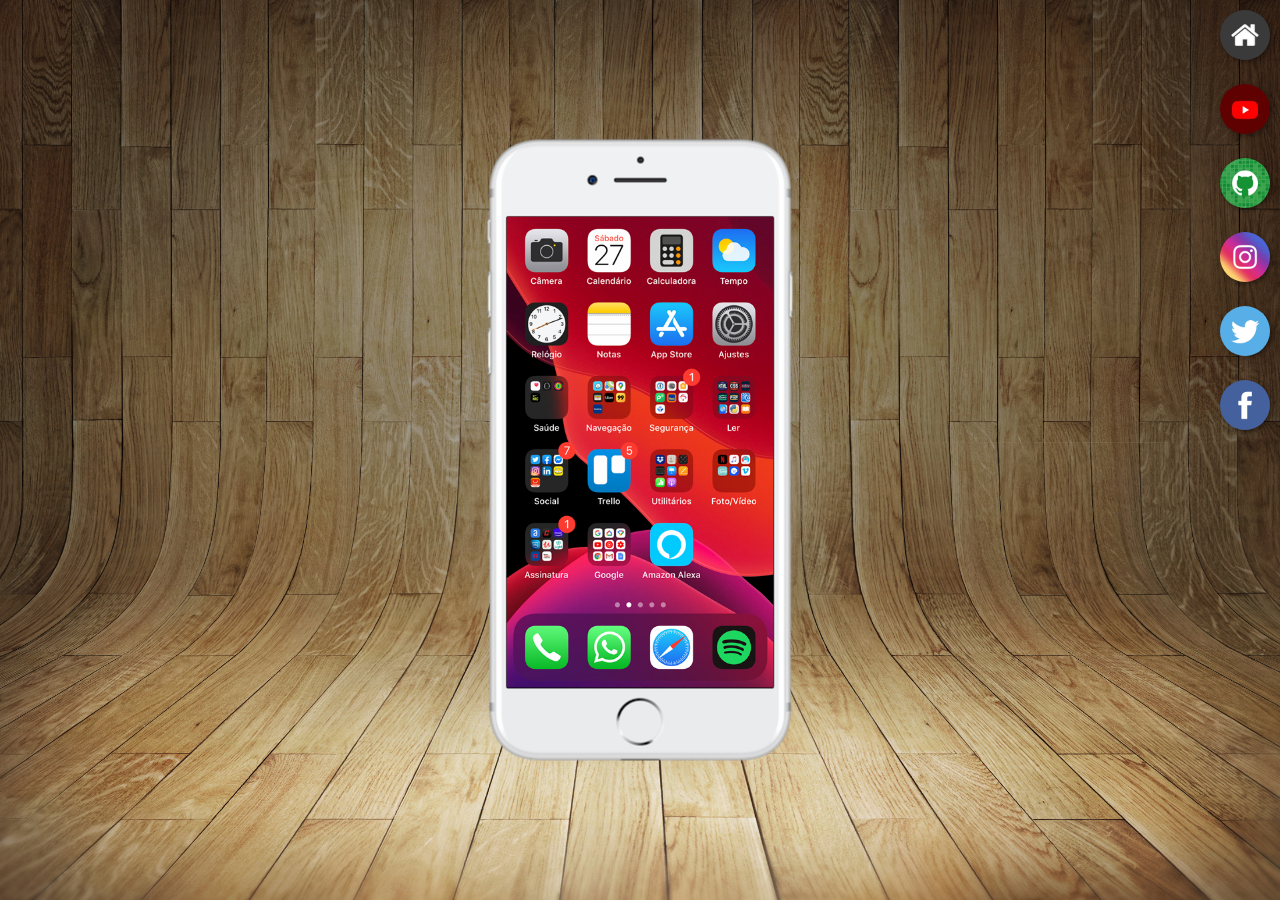
<file: index.html>
<!DOCTYPE html>
<html lang="pt-br">
<head>
    <meta charset="UTF-8">
    <meta name="viewport" content="width=device-width, initial-scale=1.0">
    <link rel="stylesheet" href="estilos/style.css">
    <link rel="shortcut icon" href="favicon.ico" type="image/x-icon">
    <title>Projetos Redes Sociais</title>
</head>
<body>
    <main>
        <section id="telefone">
            <iframe src="home.html" name="tela1" id="tela" frameborder="0">
                Seu navegador não é compatível com isso.
            </iframe>
        </section>

        <section id="redes-sociais">
            <a href="home.html" target="tela1"><img src="imagens/logo-home.jpg" alt="home" scrolling="no"></a><br>
            <a href="youtube.html" target="tela1"><img src="imagens/logo-youtube.jpg" alt="youtube"></a><br>
            <a href="github.html" target="tela1"><img src="imagens/logo-github.jpg" alt="github"></a><br>
            <a href="instagram.html" target="tela1"><img src="imagens/logo-instagram.jpg" alt="instagram"></a><br>
            <a href="twitter.html" target="tela1"><img src="imagens/logo-twitter.jpg" alt="twitter"></a><br>
            <a href="facebook.html" target="tela1"><img src="imagens/logo-facebook.jpg" alt="facebook"></a>
        </section>
    </main>
</body>
</html>
</file>
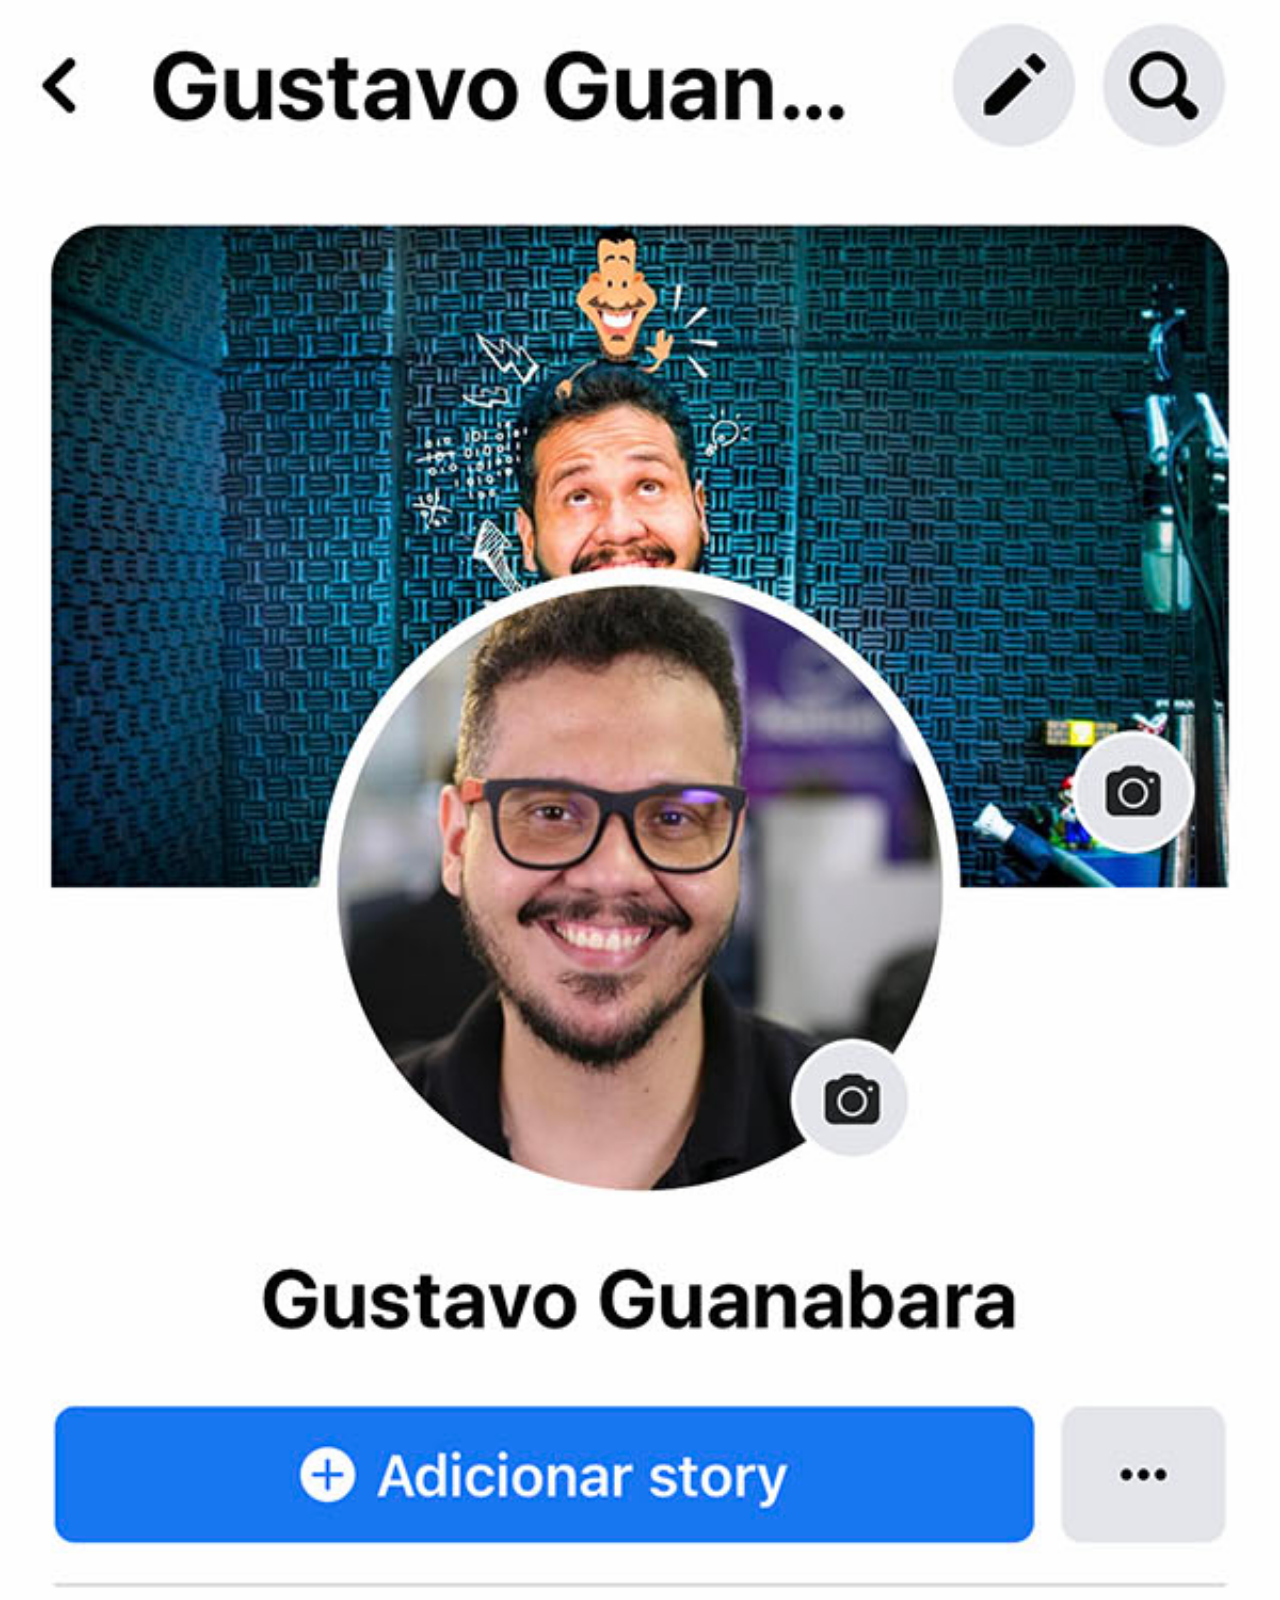
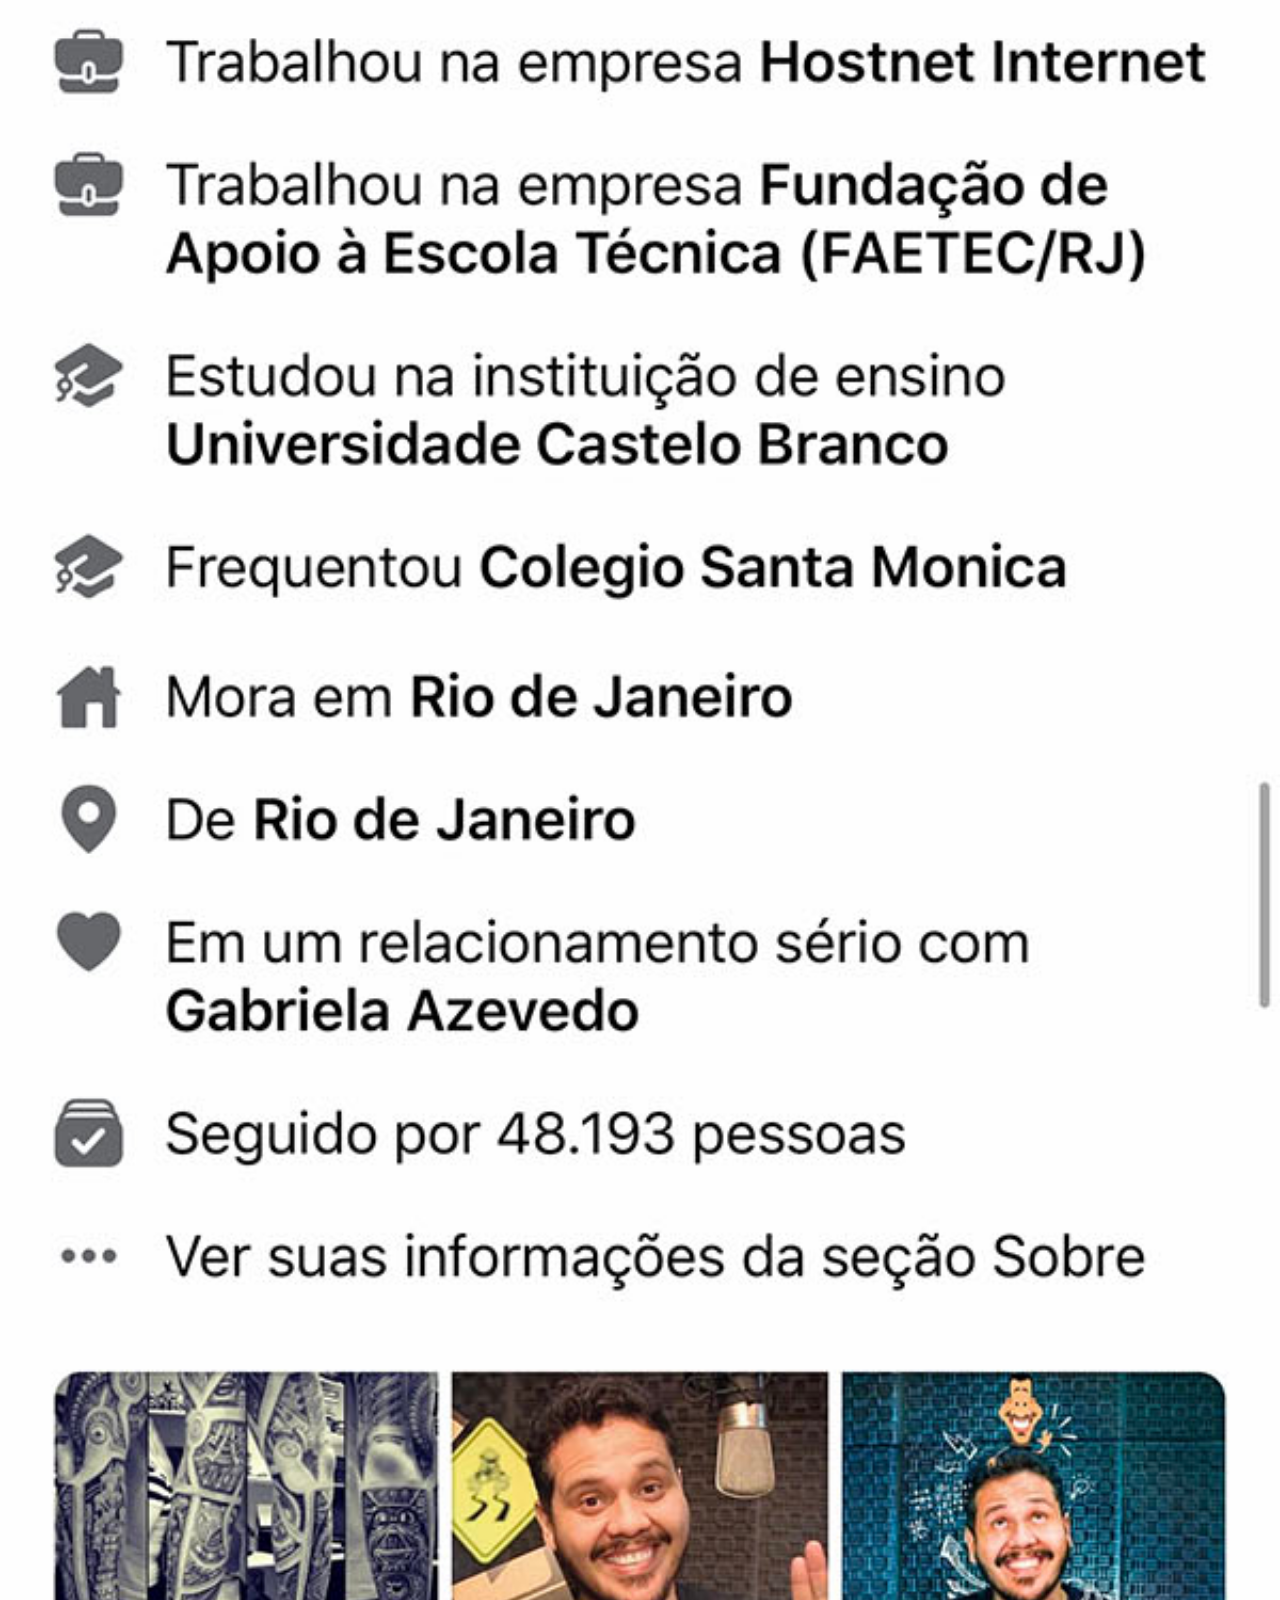
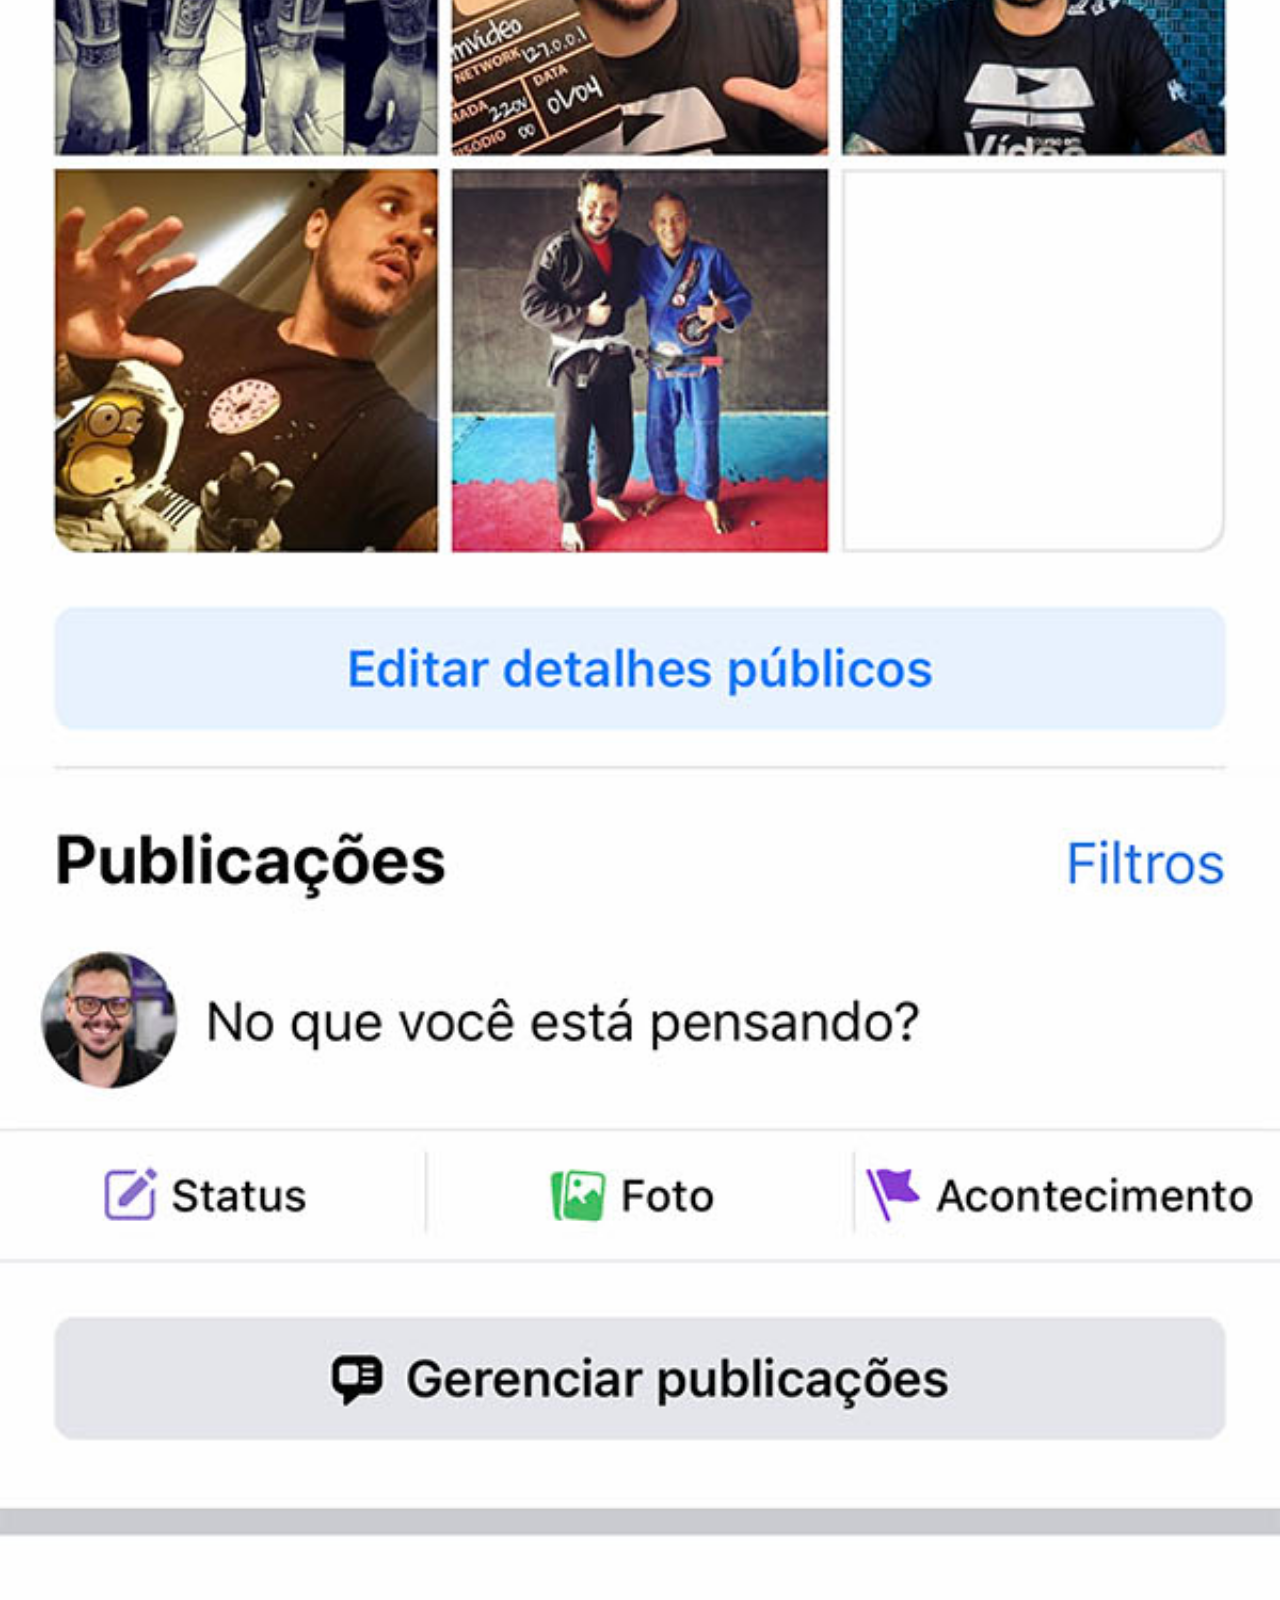
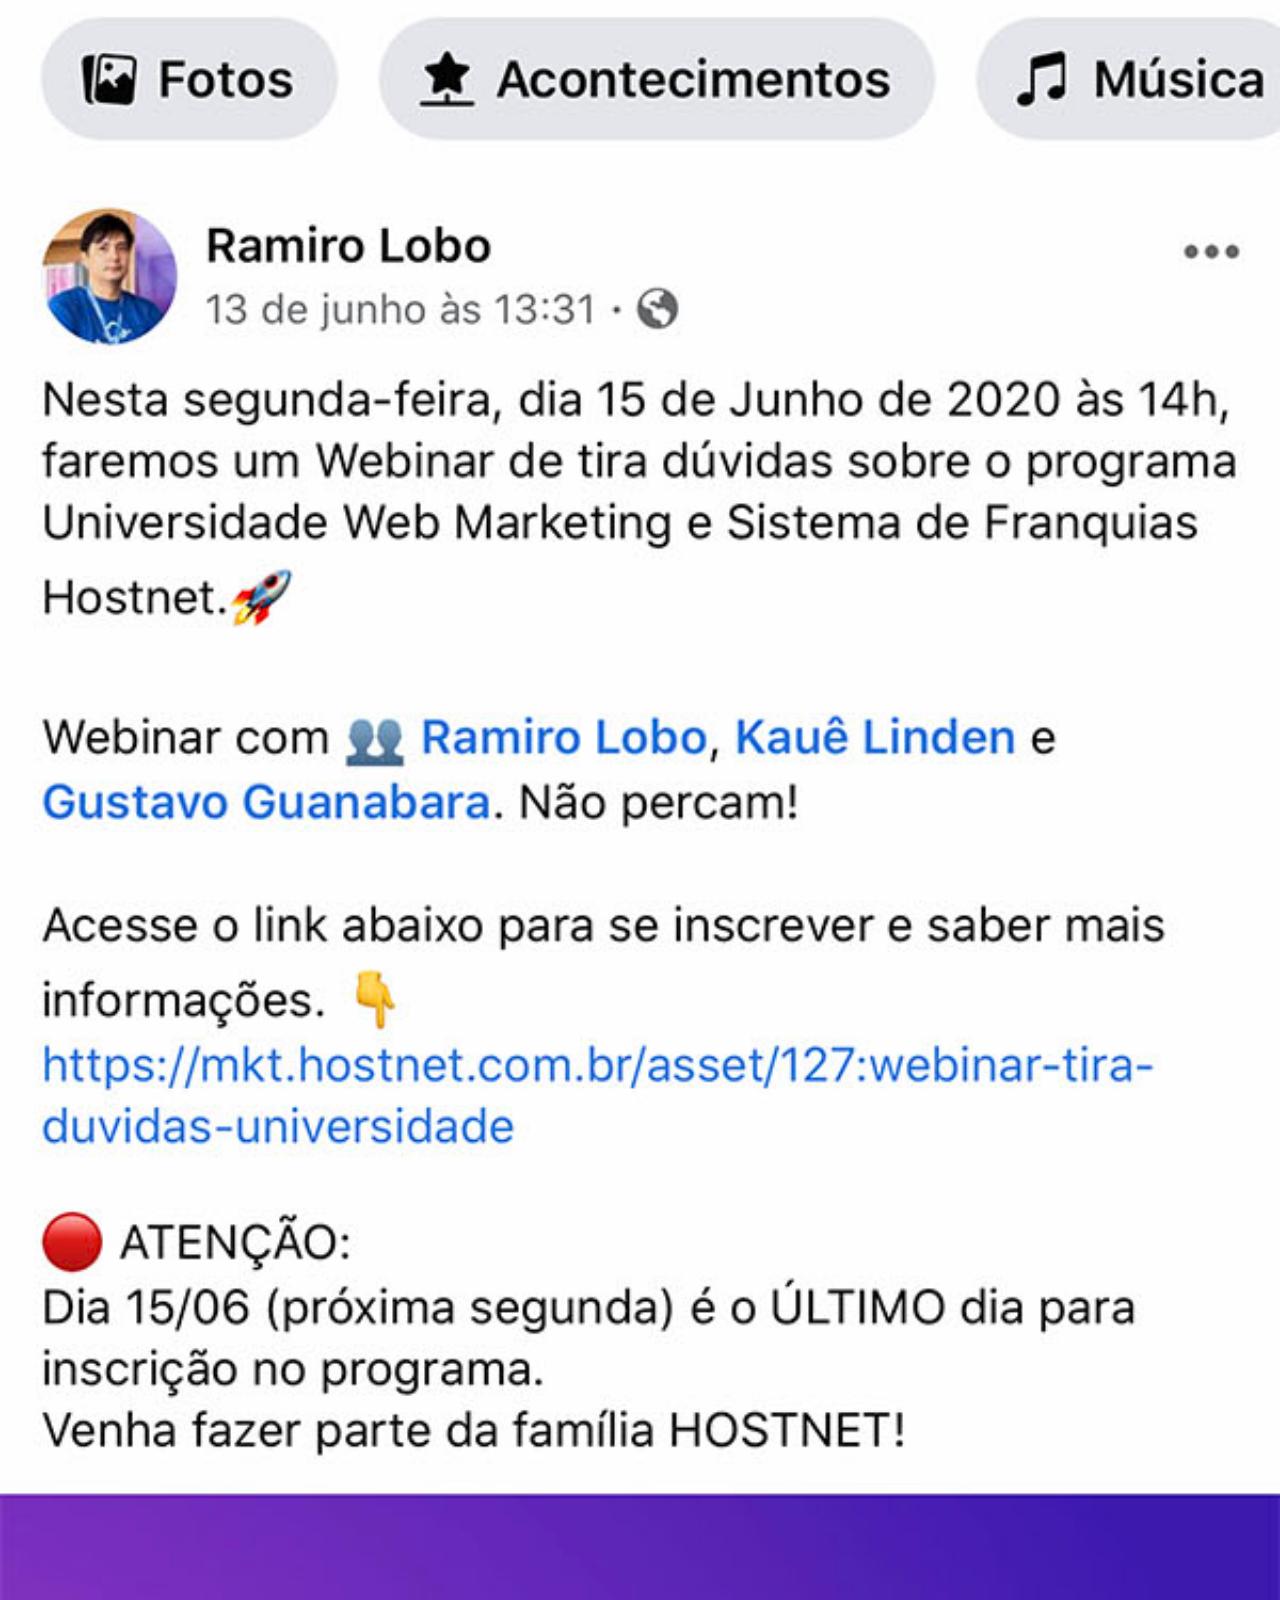
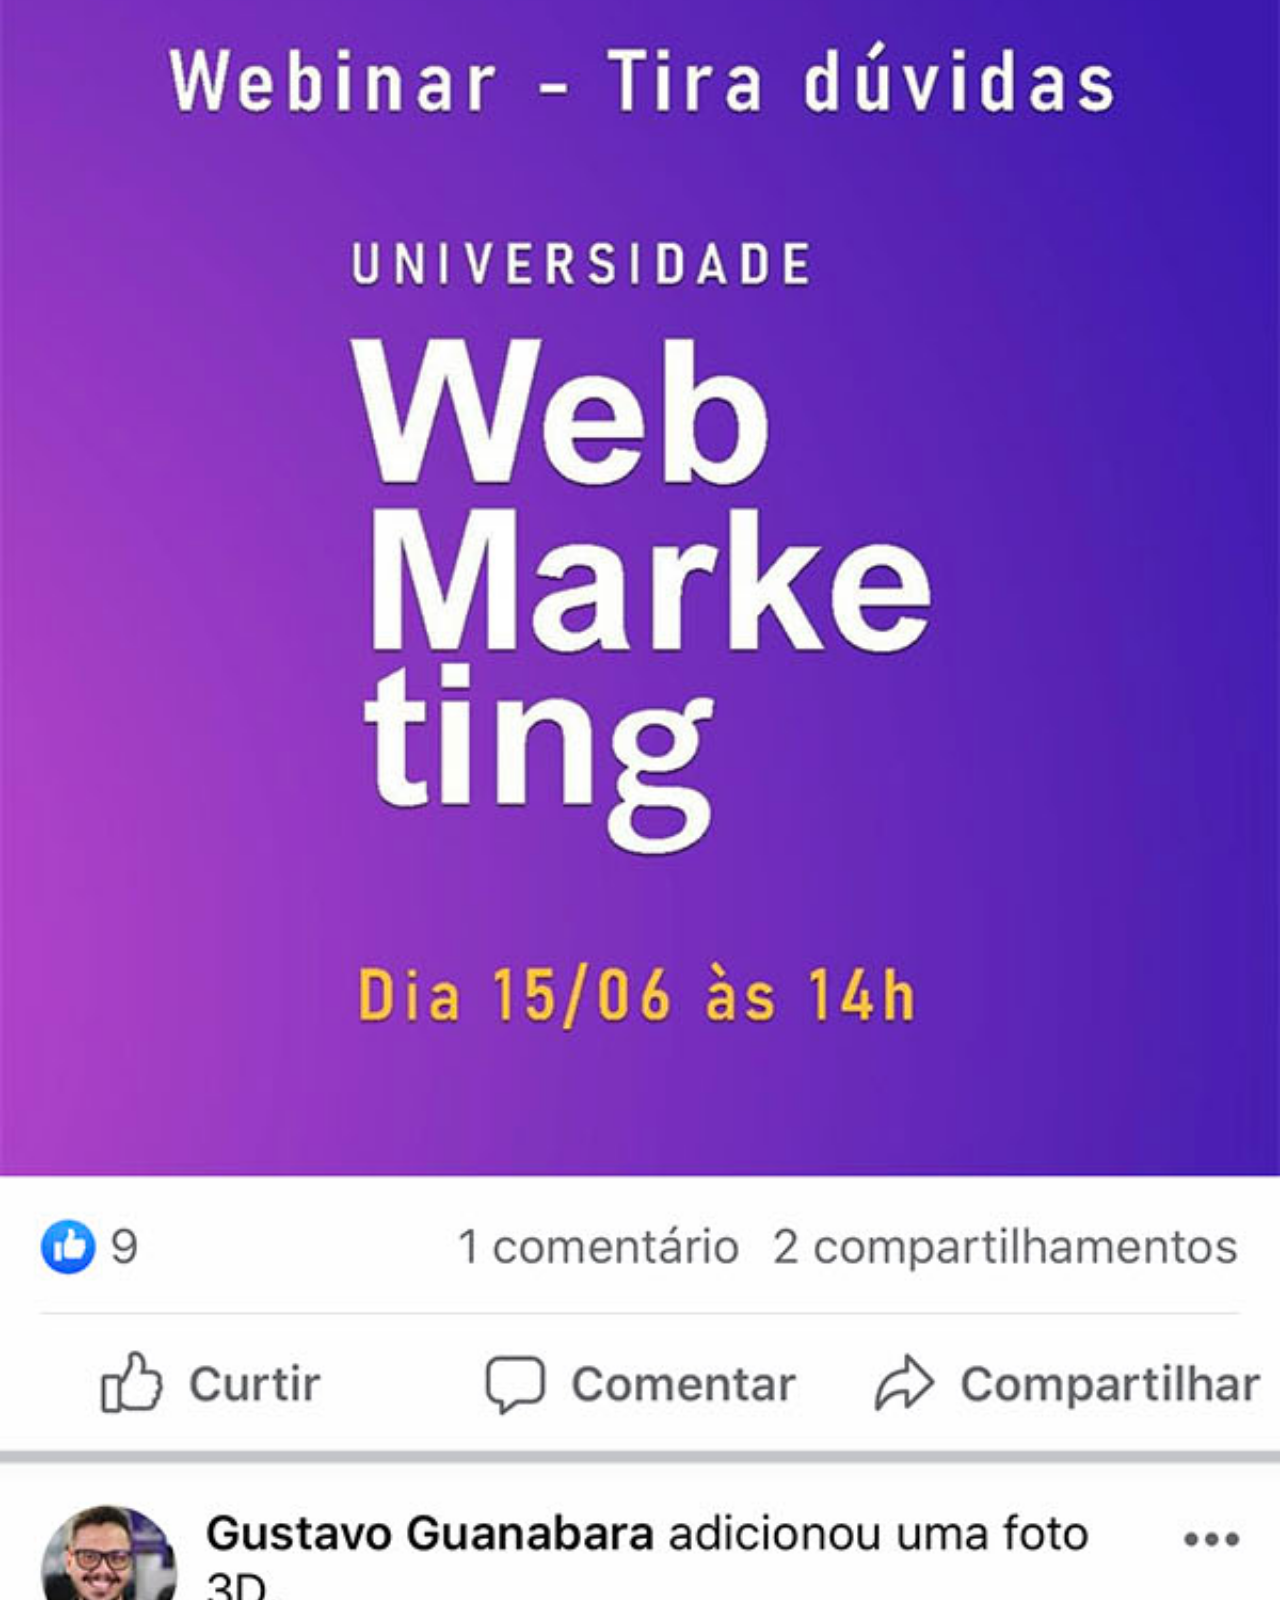
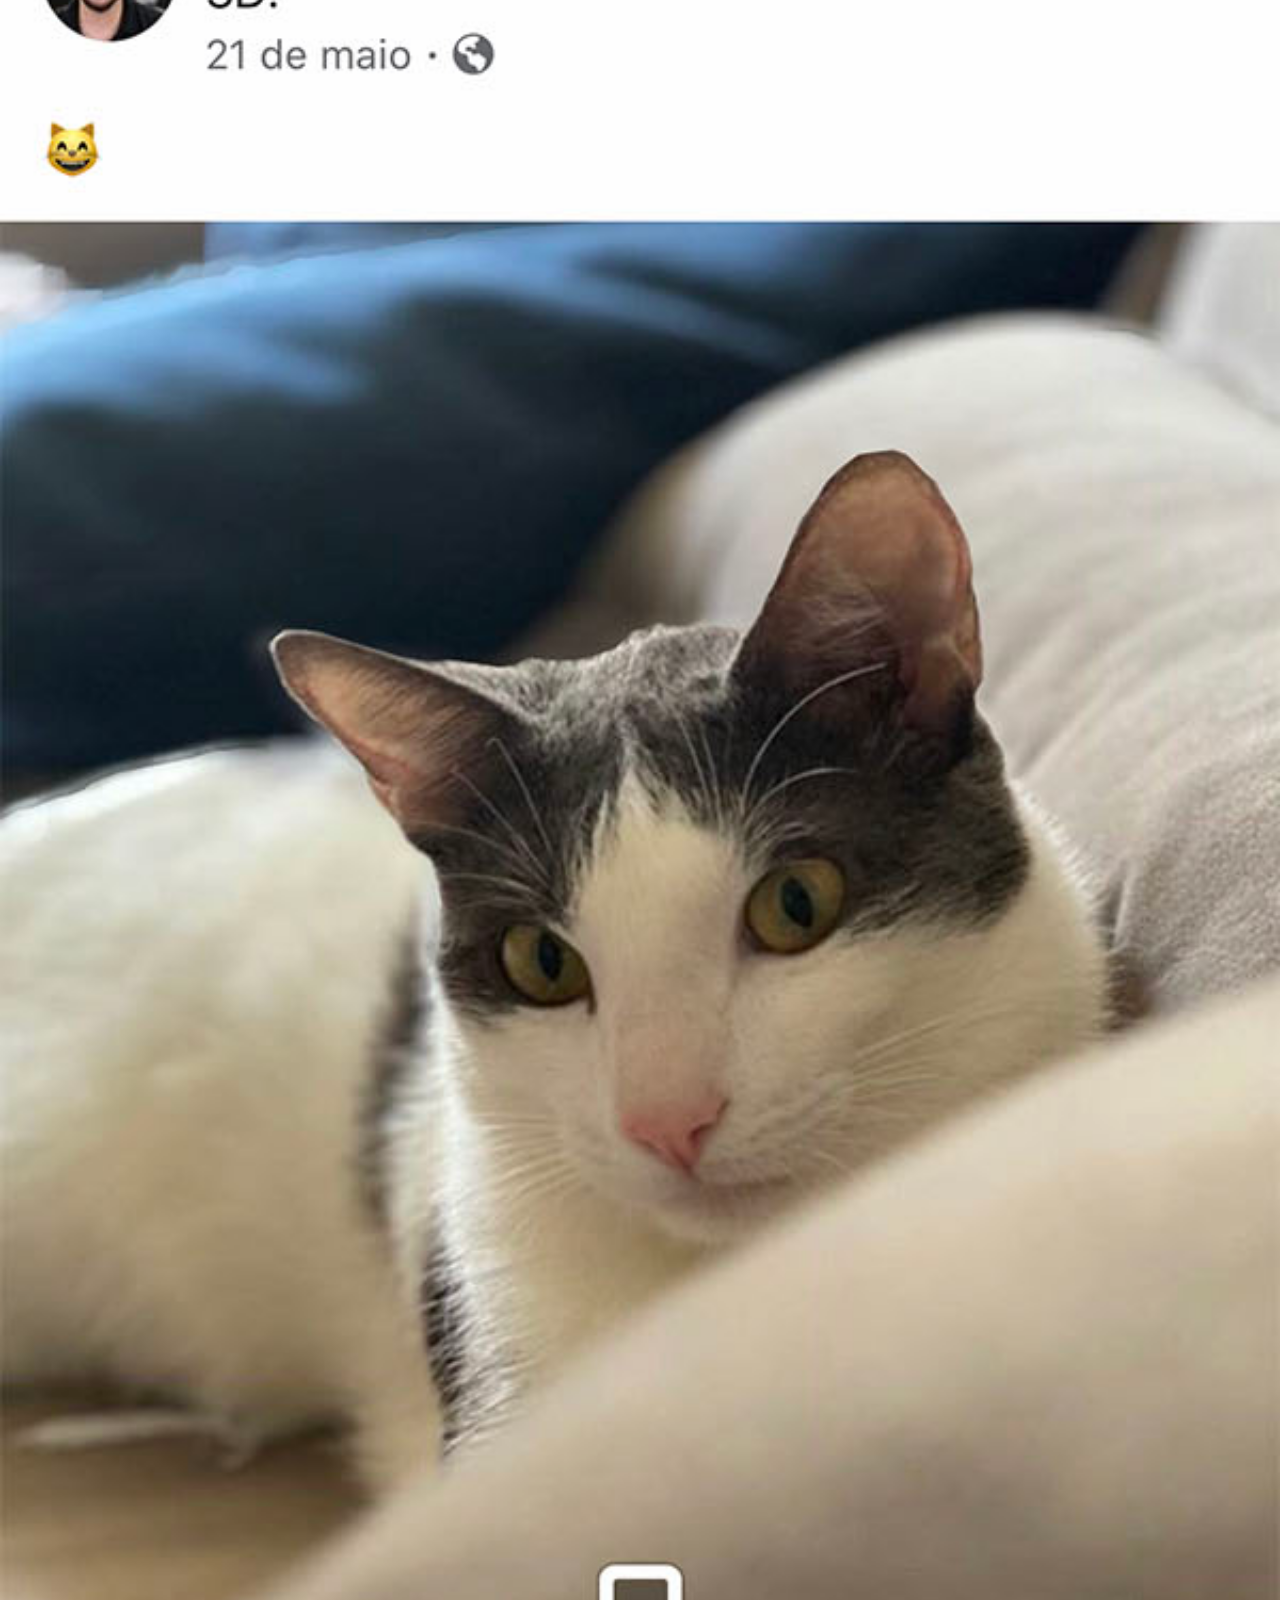
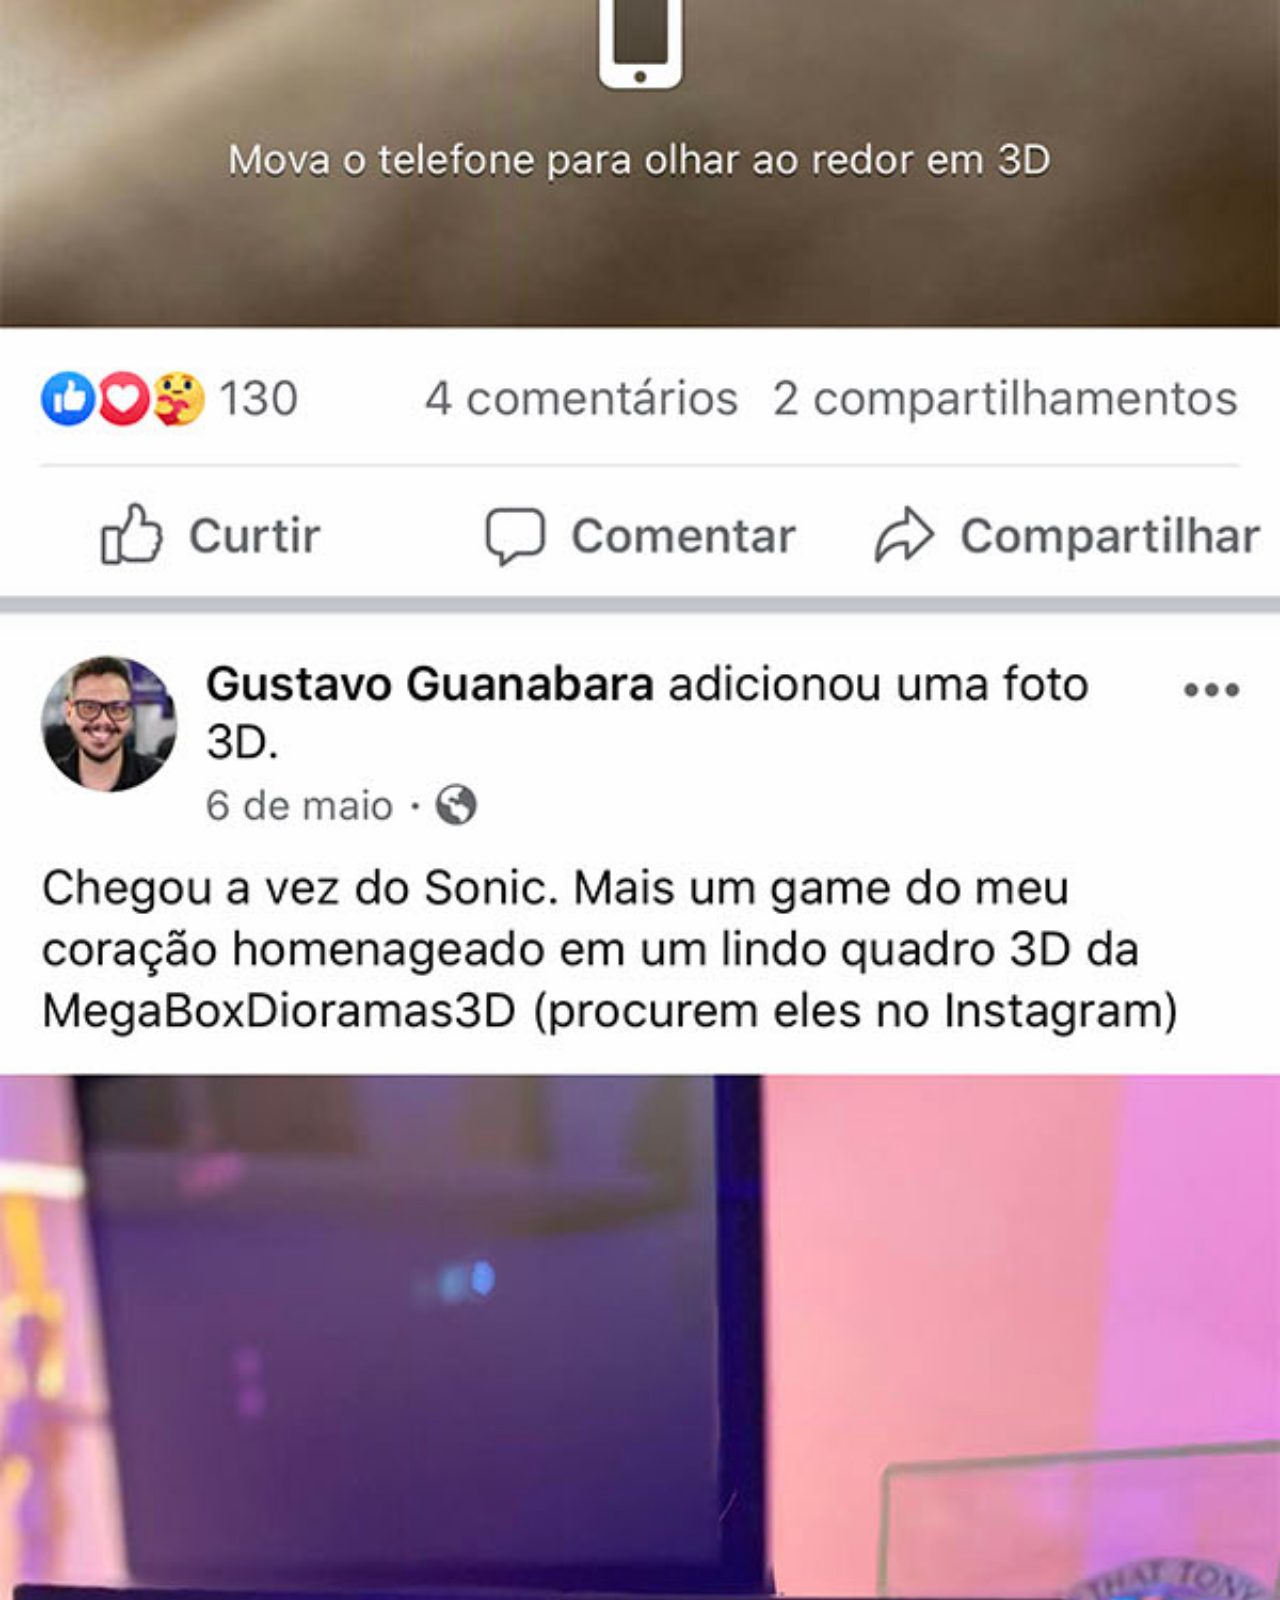
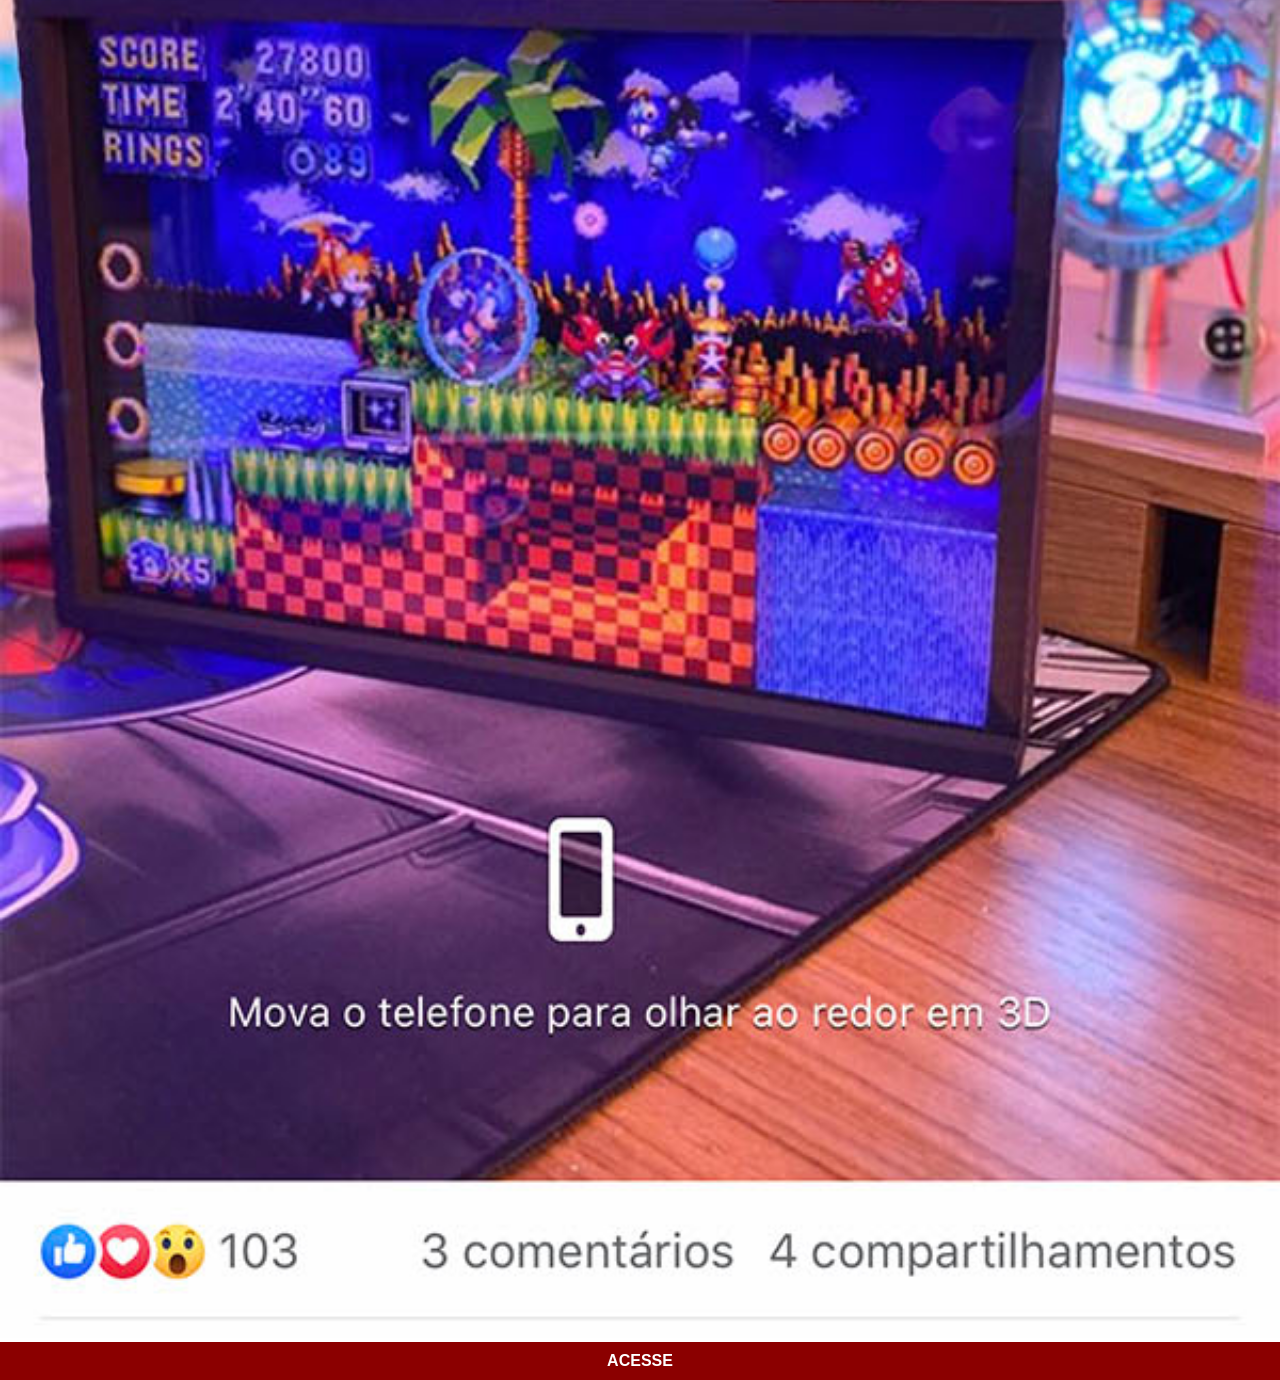
<file: facebook.html>
<!DOCTYPE html>
<html lang="pt-br">
<head>
    <meta charset="UTF-8">
    <meta name="viewport" content="width=device-width, initial-scale=1.0">
    <link rel="stylesheet" href="estilos/social.css">
    <title>Facebook</title>
</head>
<body>
    <img src="imagens/tela-facebook.jpg" alt="Facebook">
    <a href="https://www.facebook.com/gustavoguanabara/?locale=pt_BR">ACESSE</a>
</body>
</html>
</file>
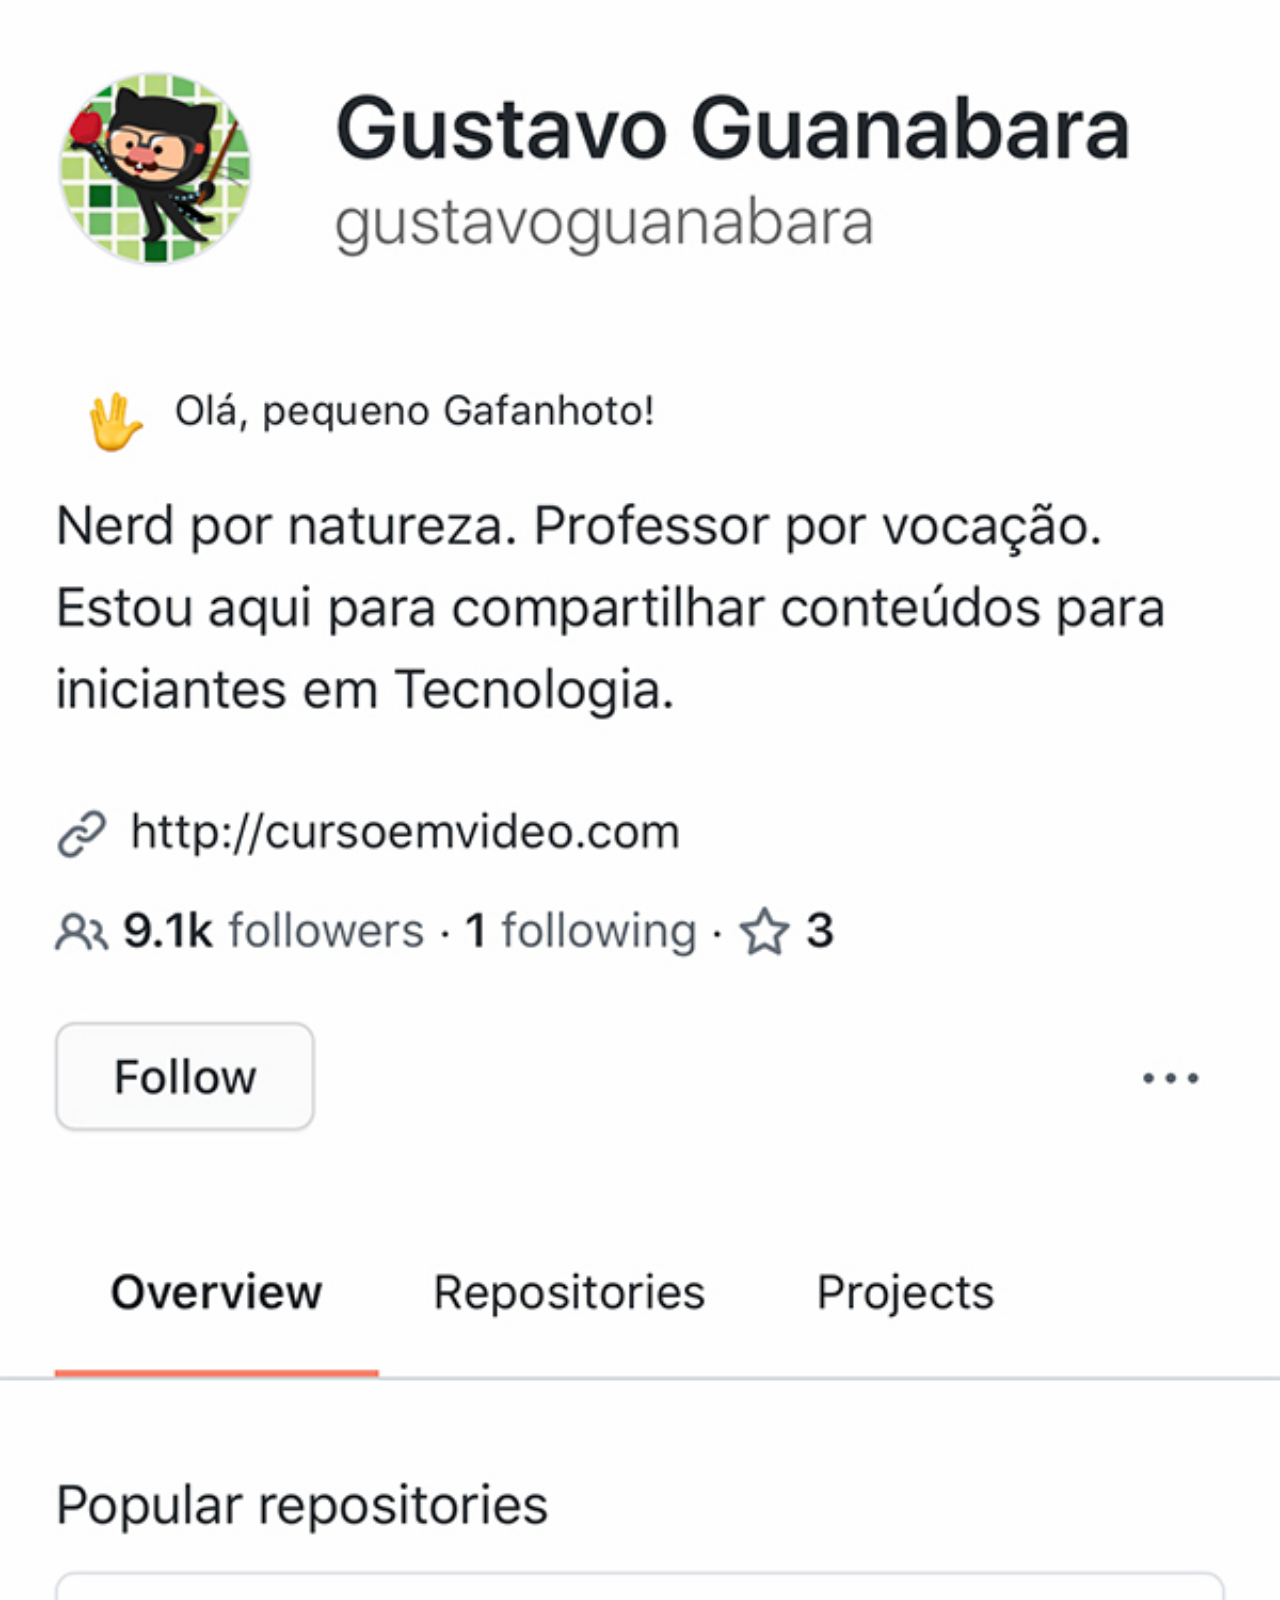
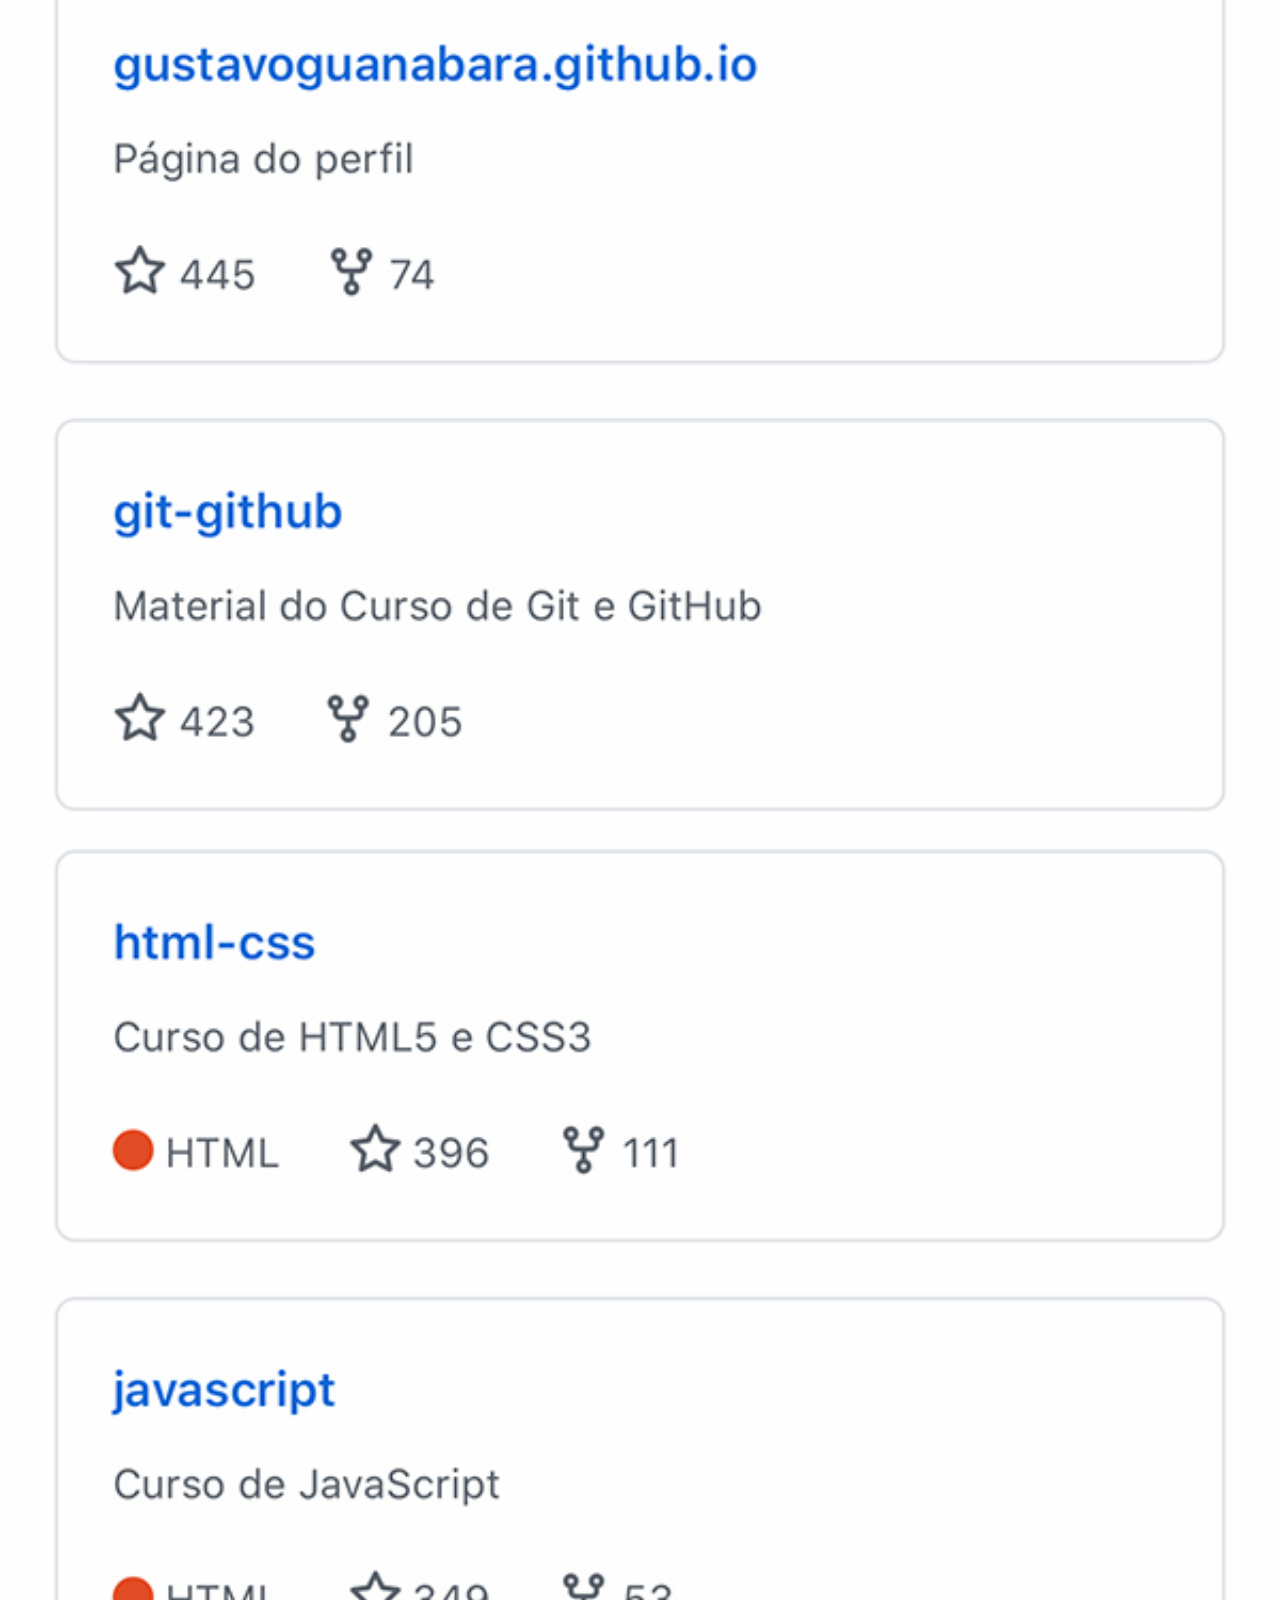
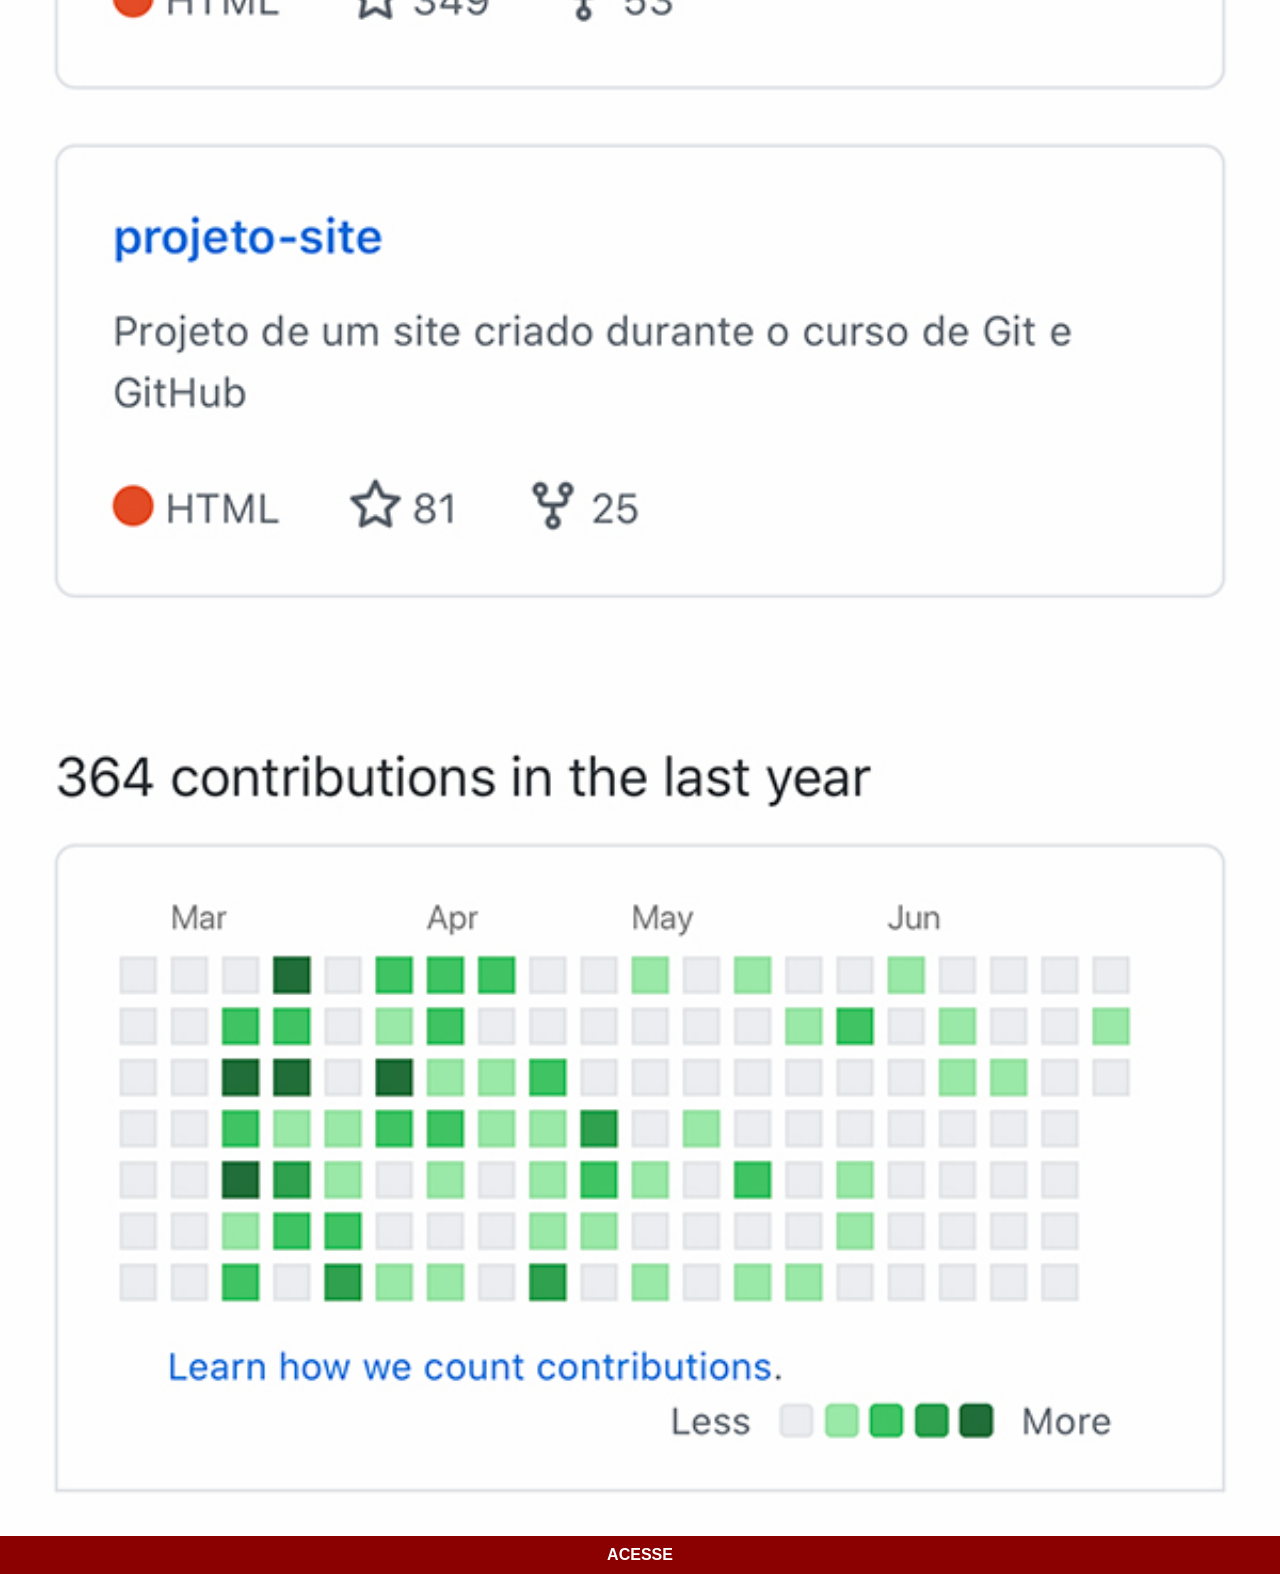
<file: github.html>
<!DOCTYPE html>
<html lang="pt-br">
<head>
    <meta charset="UTF-8">
    <meta name="viewport" content="width=device-width, initial-scale=1.0">
    <link rel="stylesheet" href="estilos/social.css">
    <title>GitHub</title>
</head>
<body>
    <img src="imagens/tela-github.jpg" alt="Github">
    <a href="https://github.com/gustavoguanabara/" target="_blank">ACESSE</a>
    
</body>
</html>
</file>
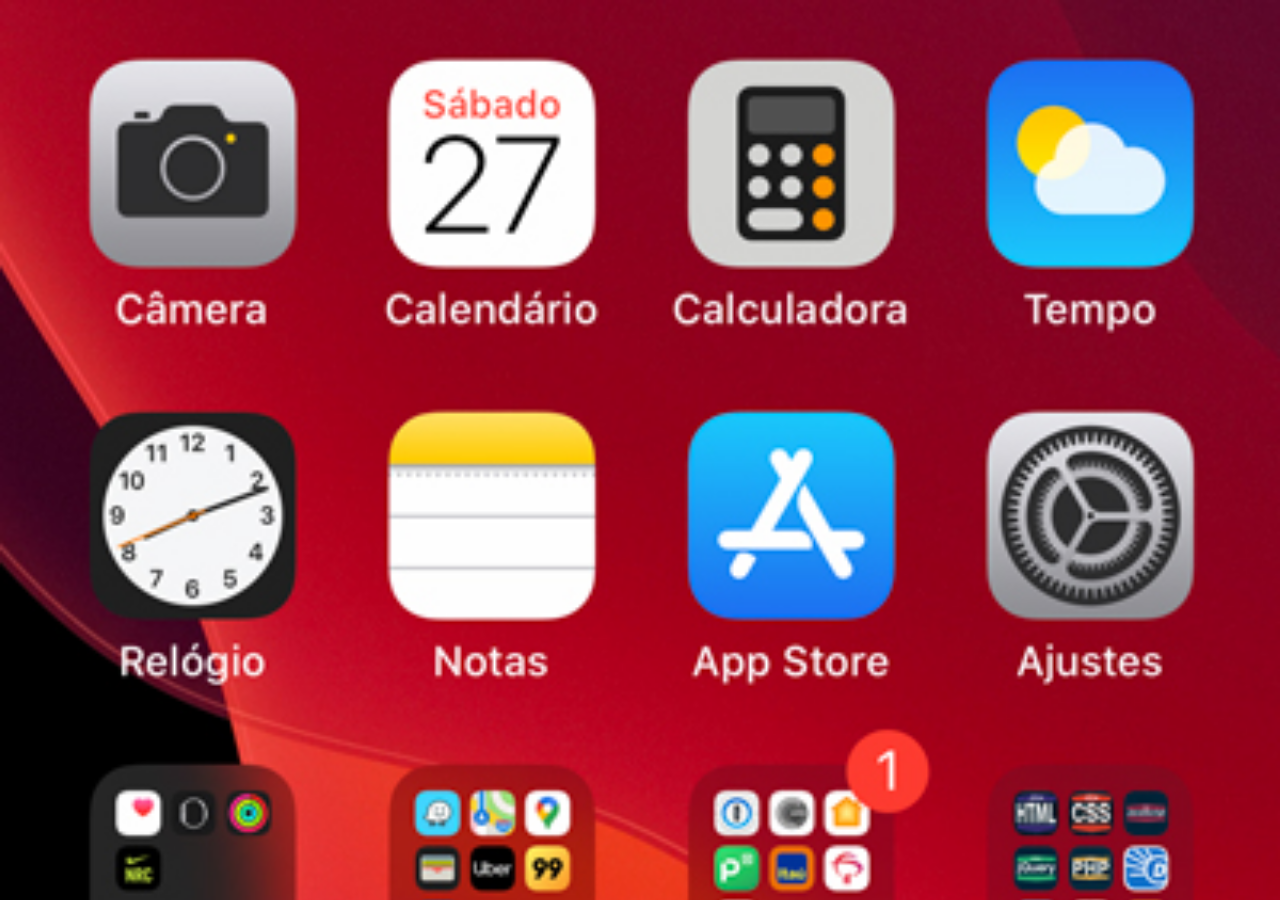
<file: home.html>
<!DOCTYPE html>
<html lang="pt-br">
<head>
    <meta charset="UTF-8">
    <meta name="viewport" content="width=device-width, initial-scale=1.0">
    <title>Home</title>
</head>
<style>
    *{
        margin: 0px;
        padding: 0px;
    }
    body{
        width: 56vh;
        height: 96vh;
        background: black url(imagens/tela-home.jpg);
        background-repeat: no-repeat;
        background-position: top center;
        background-size: cover;
    }
</style>
<body>
    
</body>
</html>
</file>
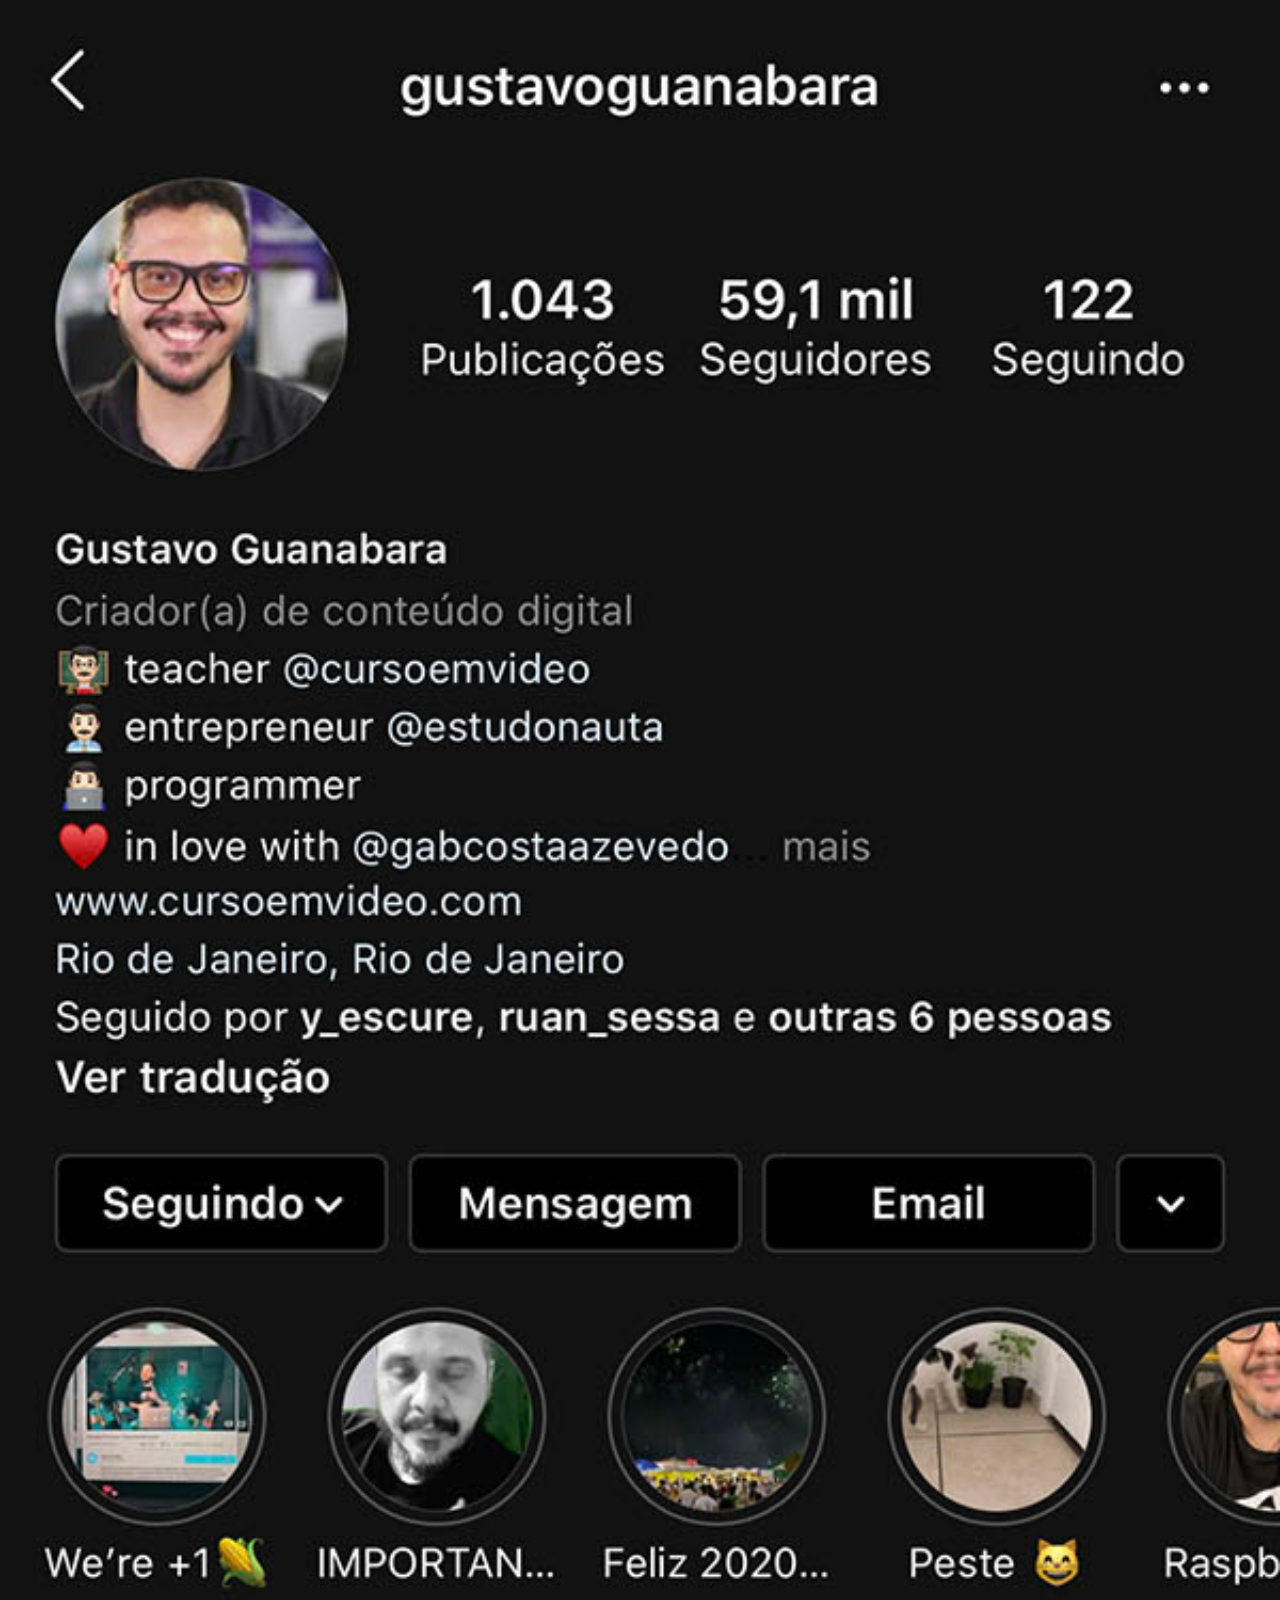
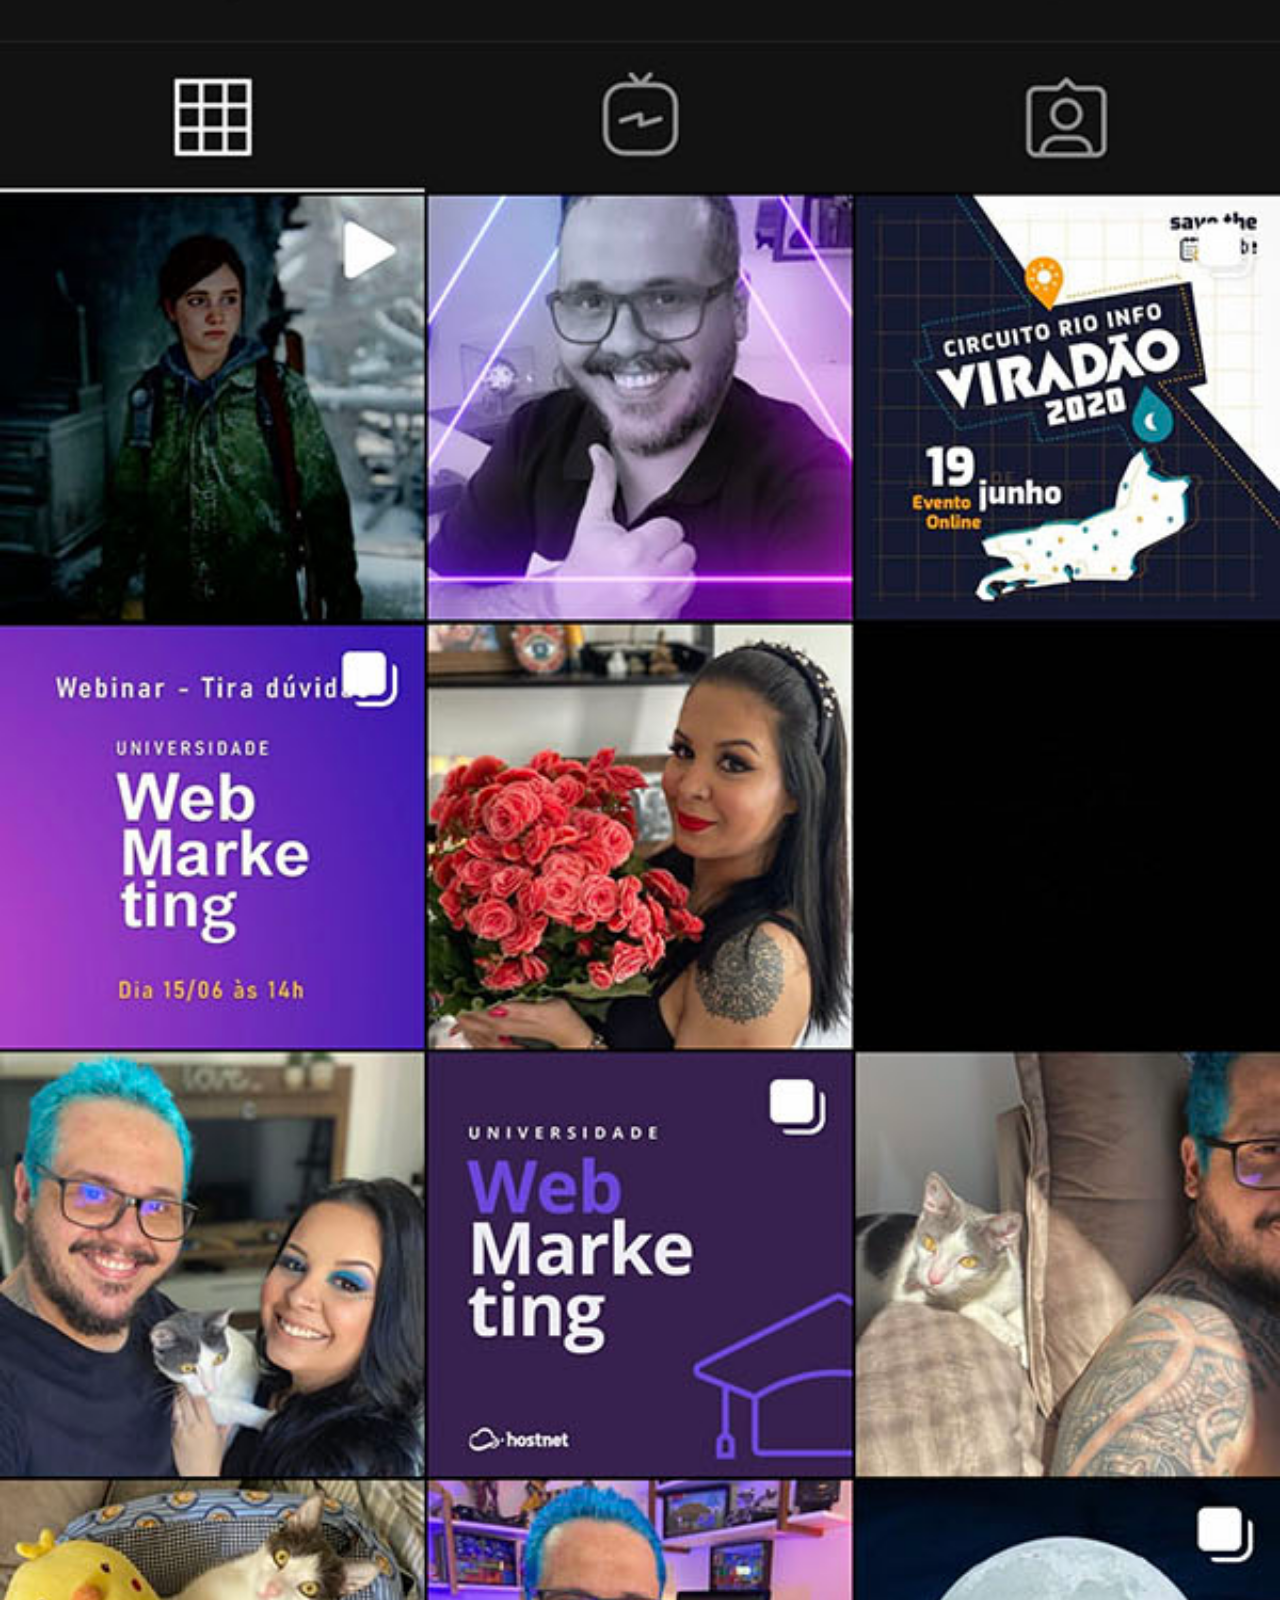
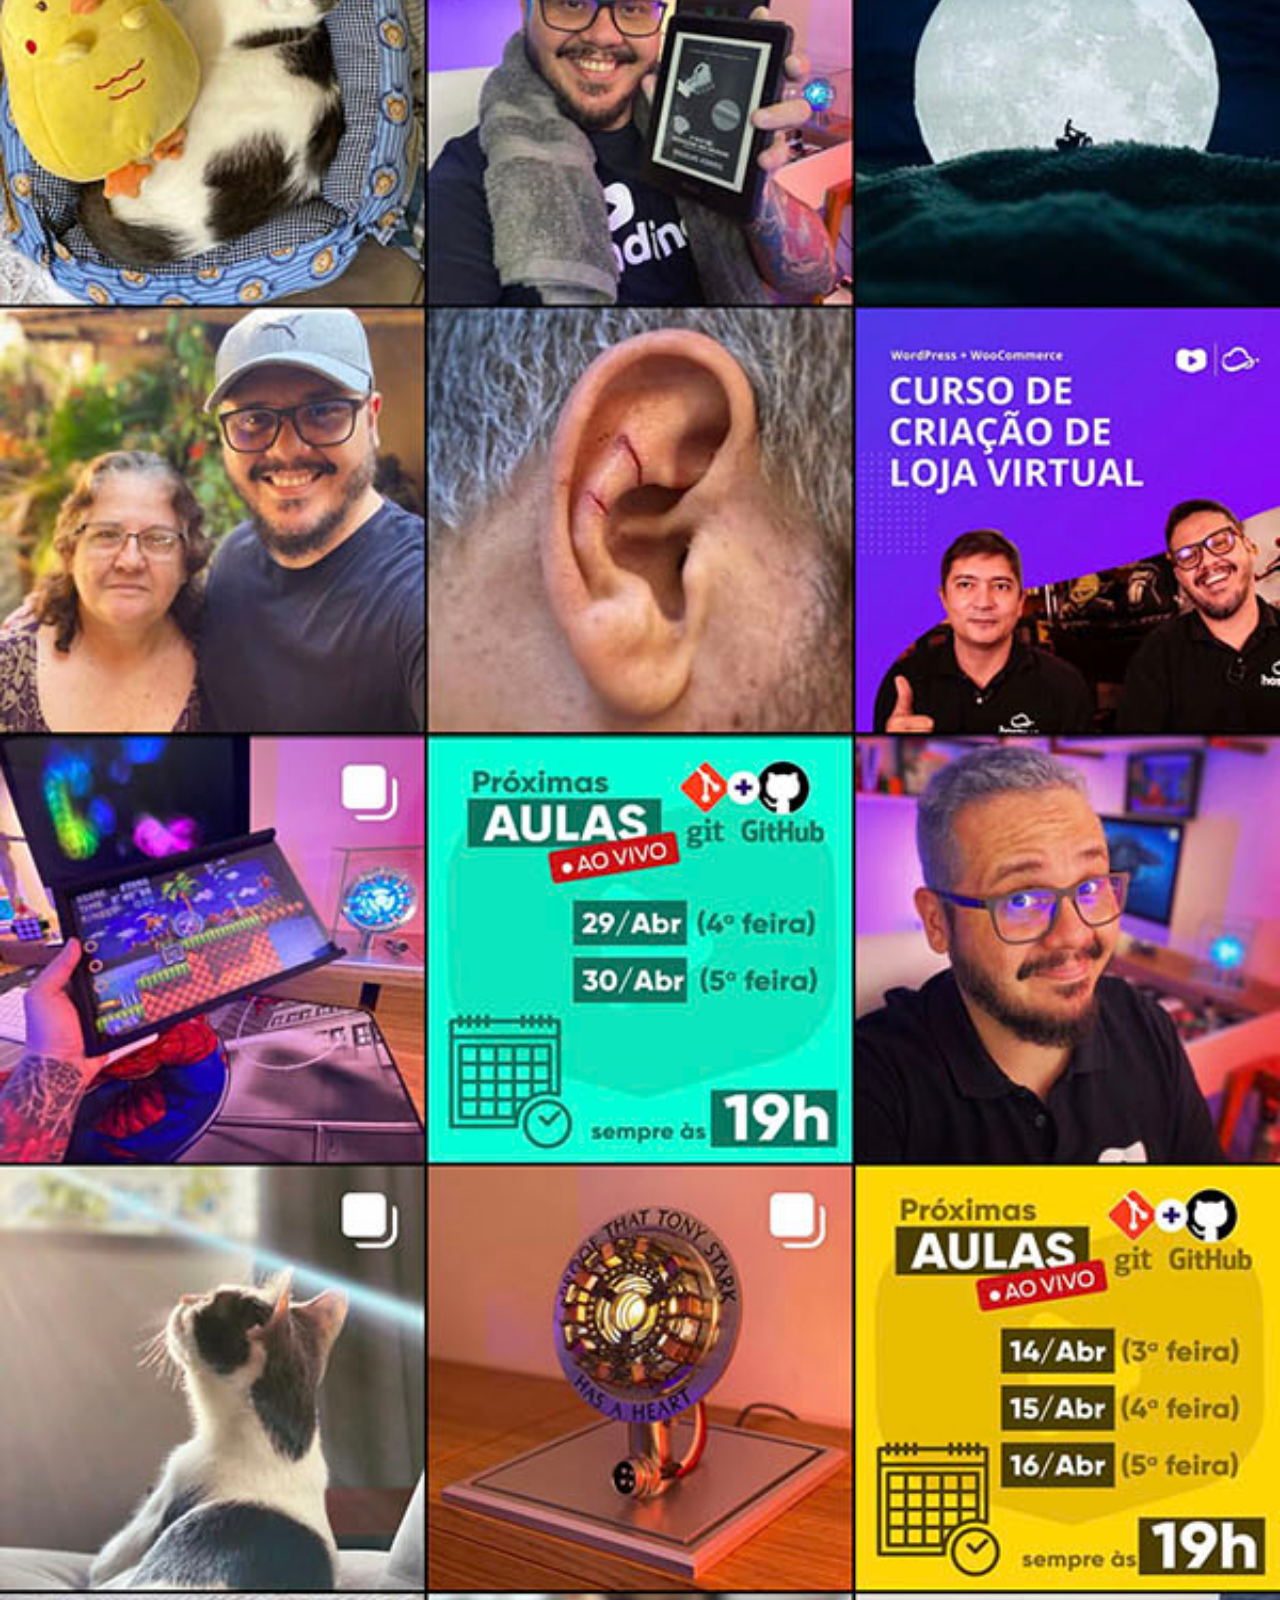
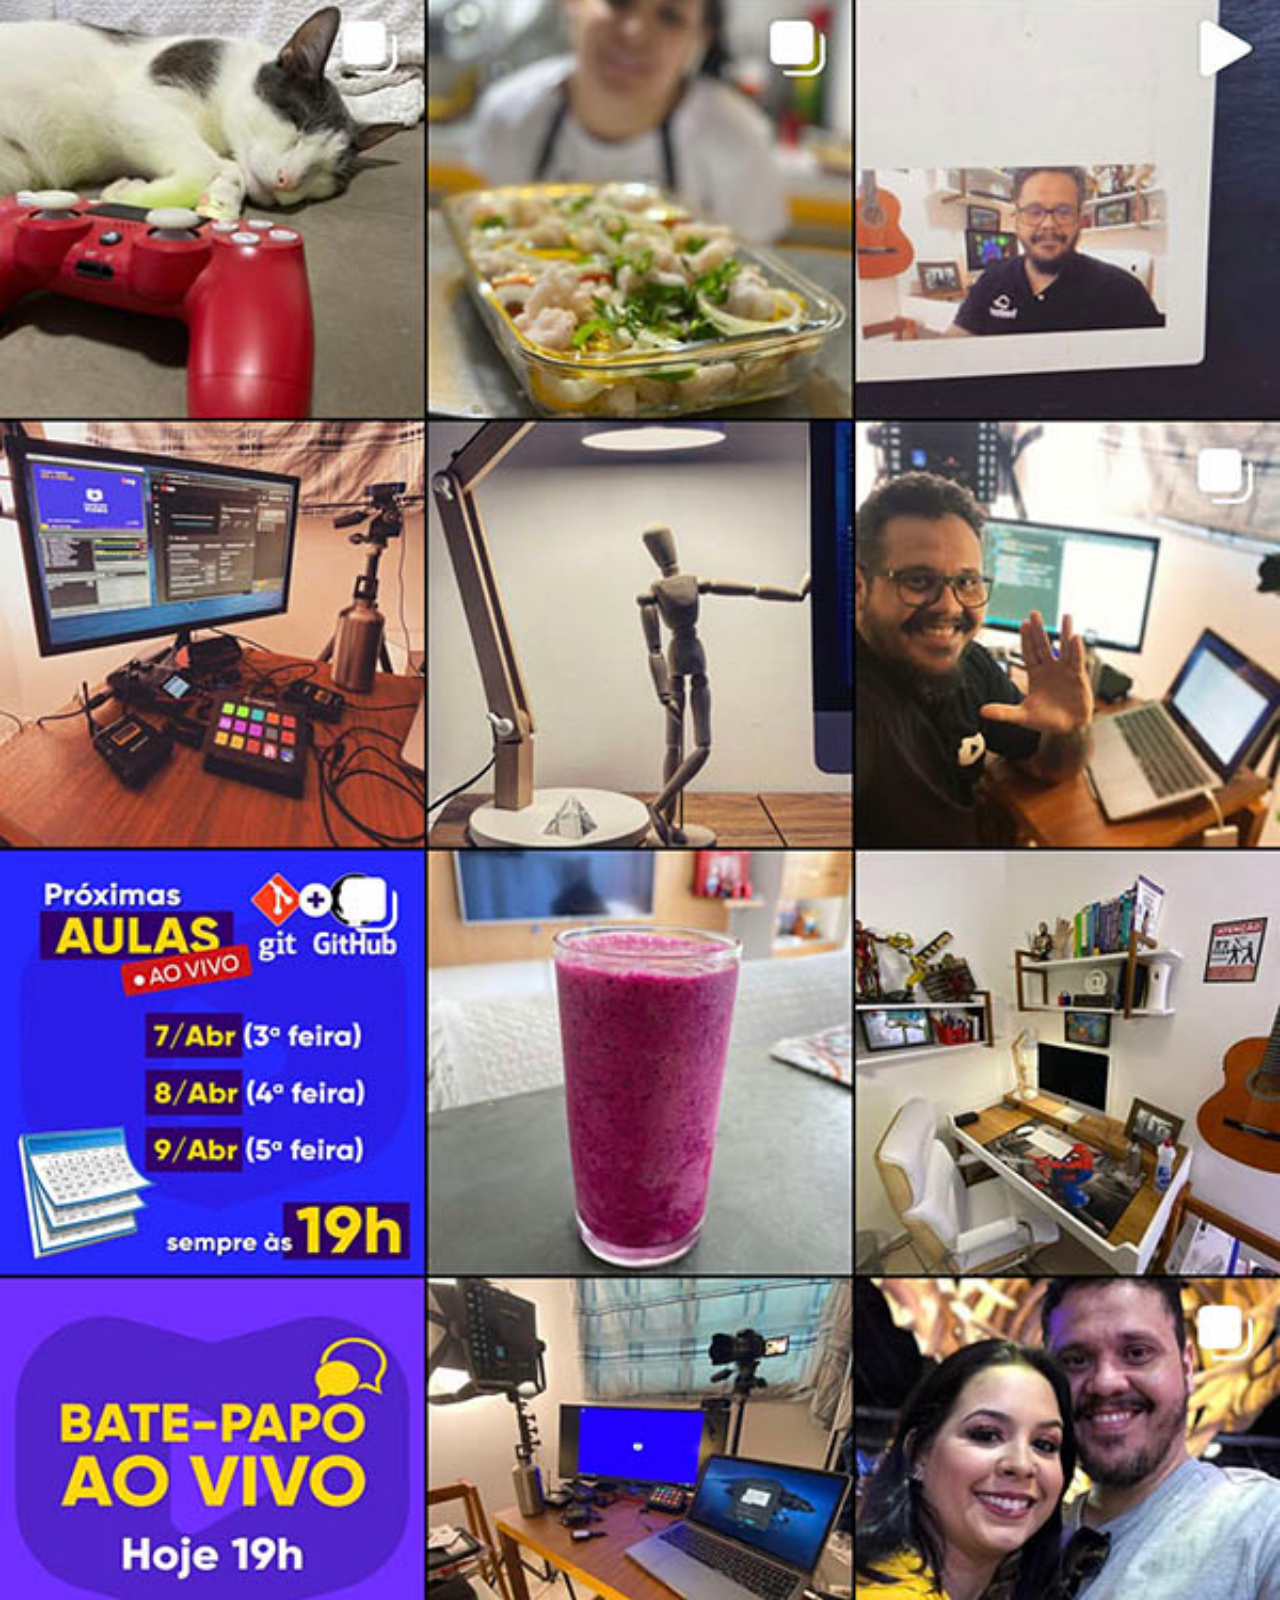
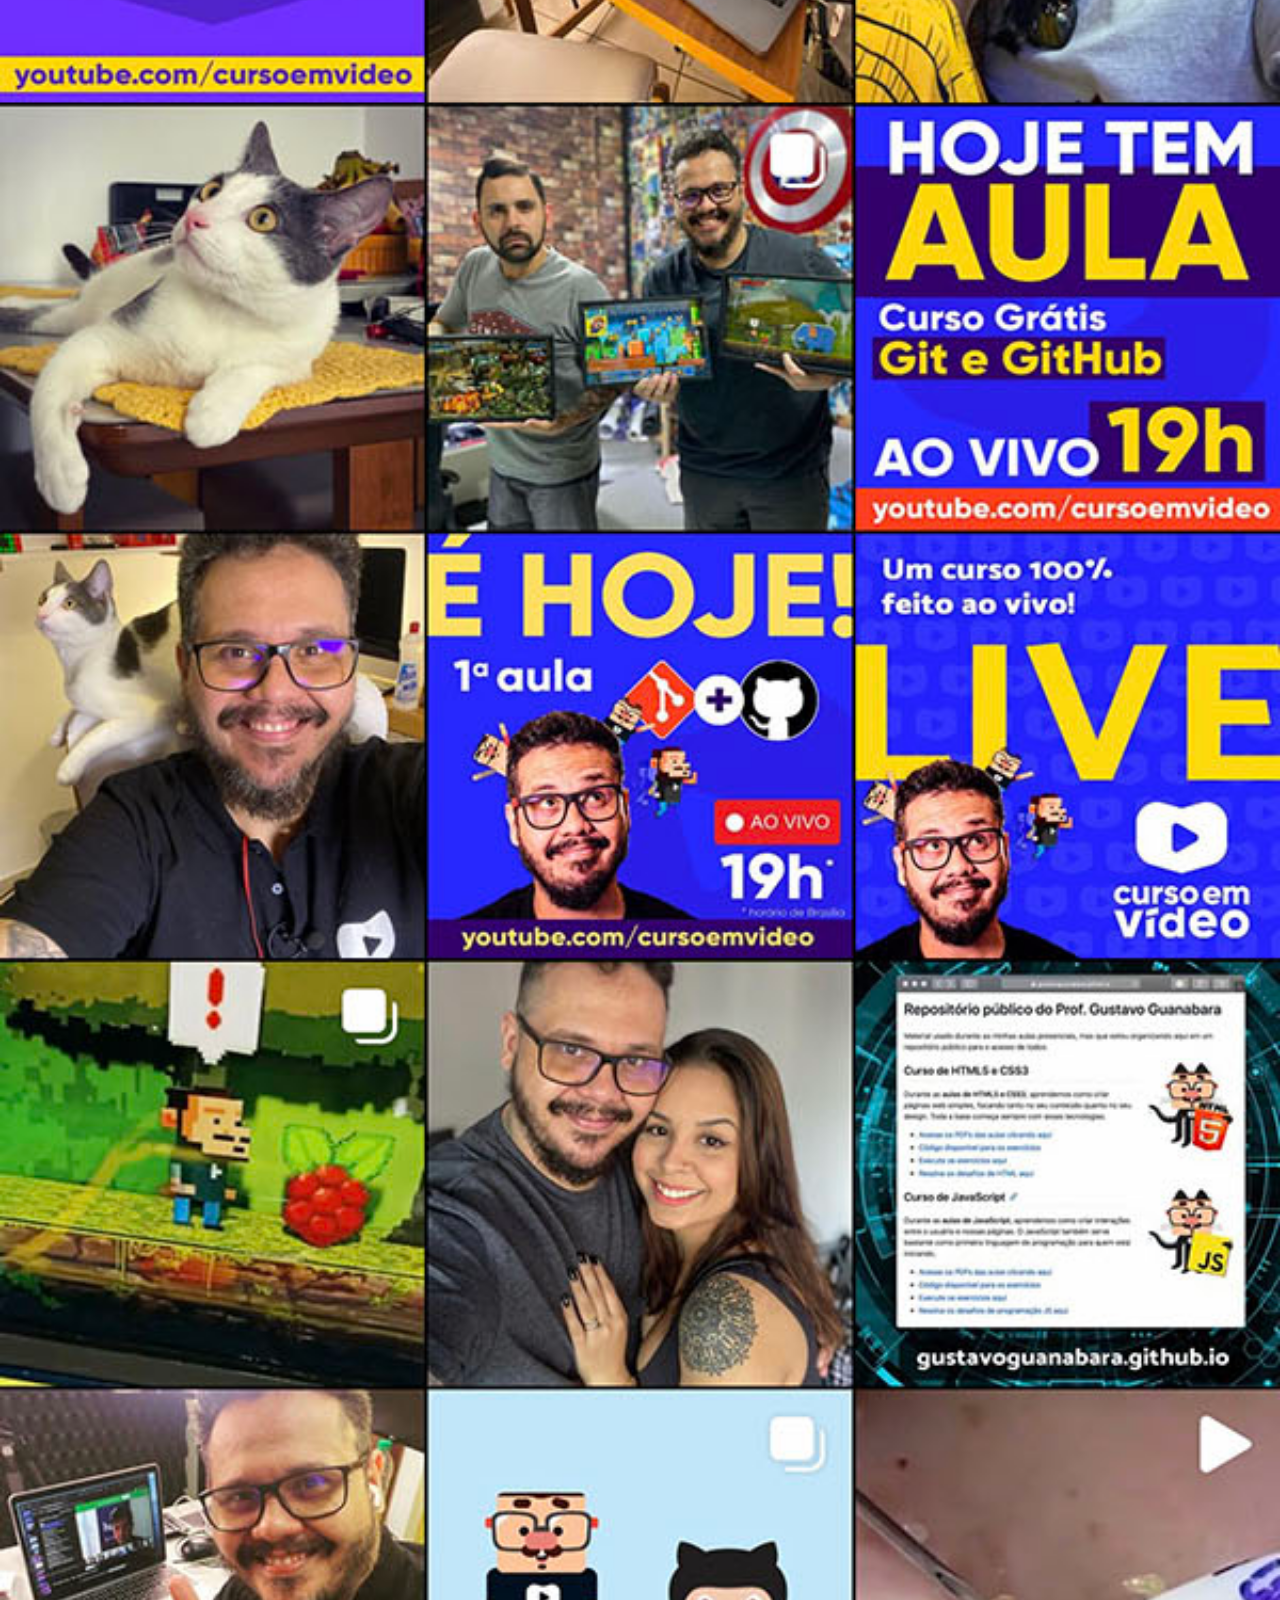
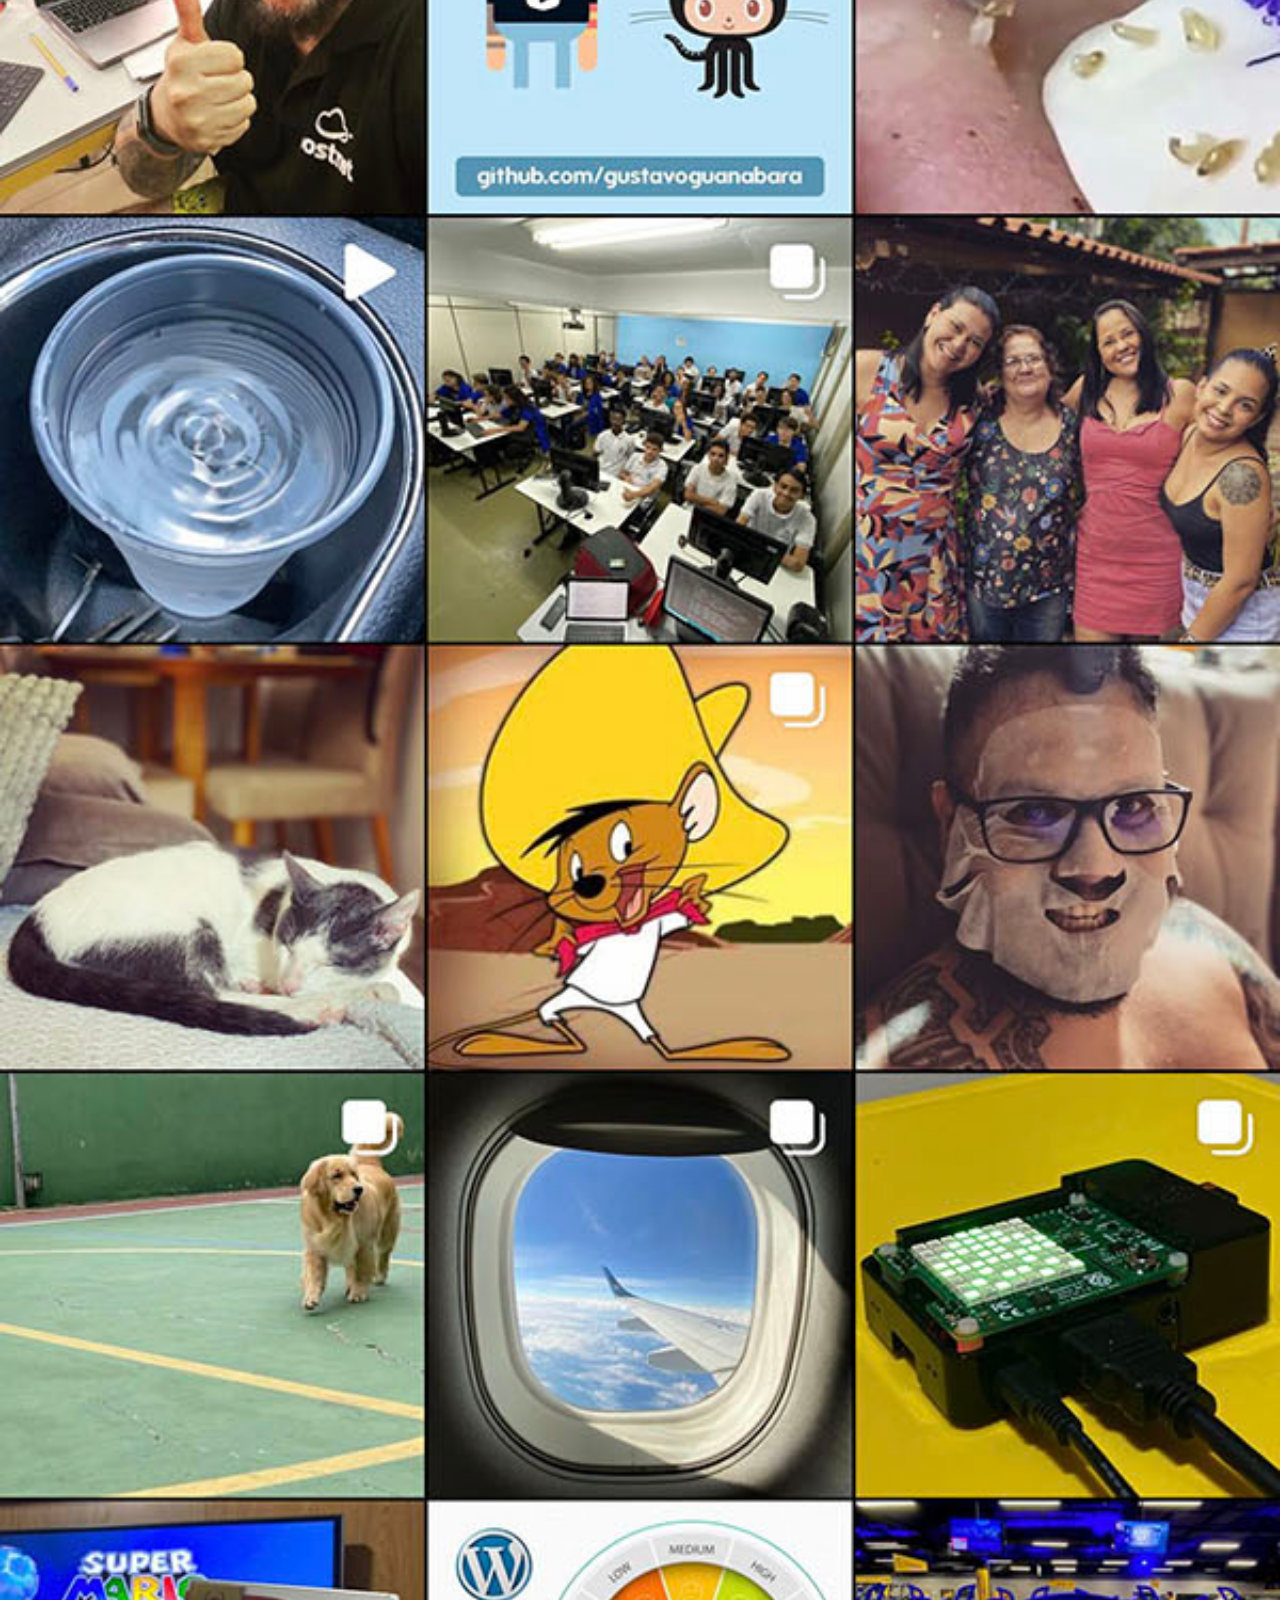
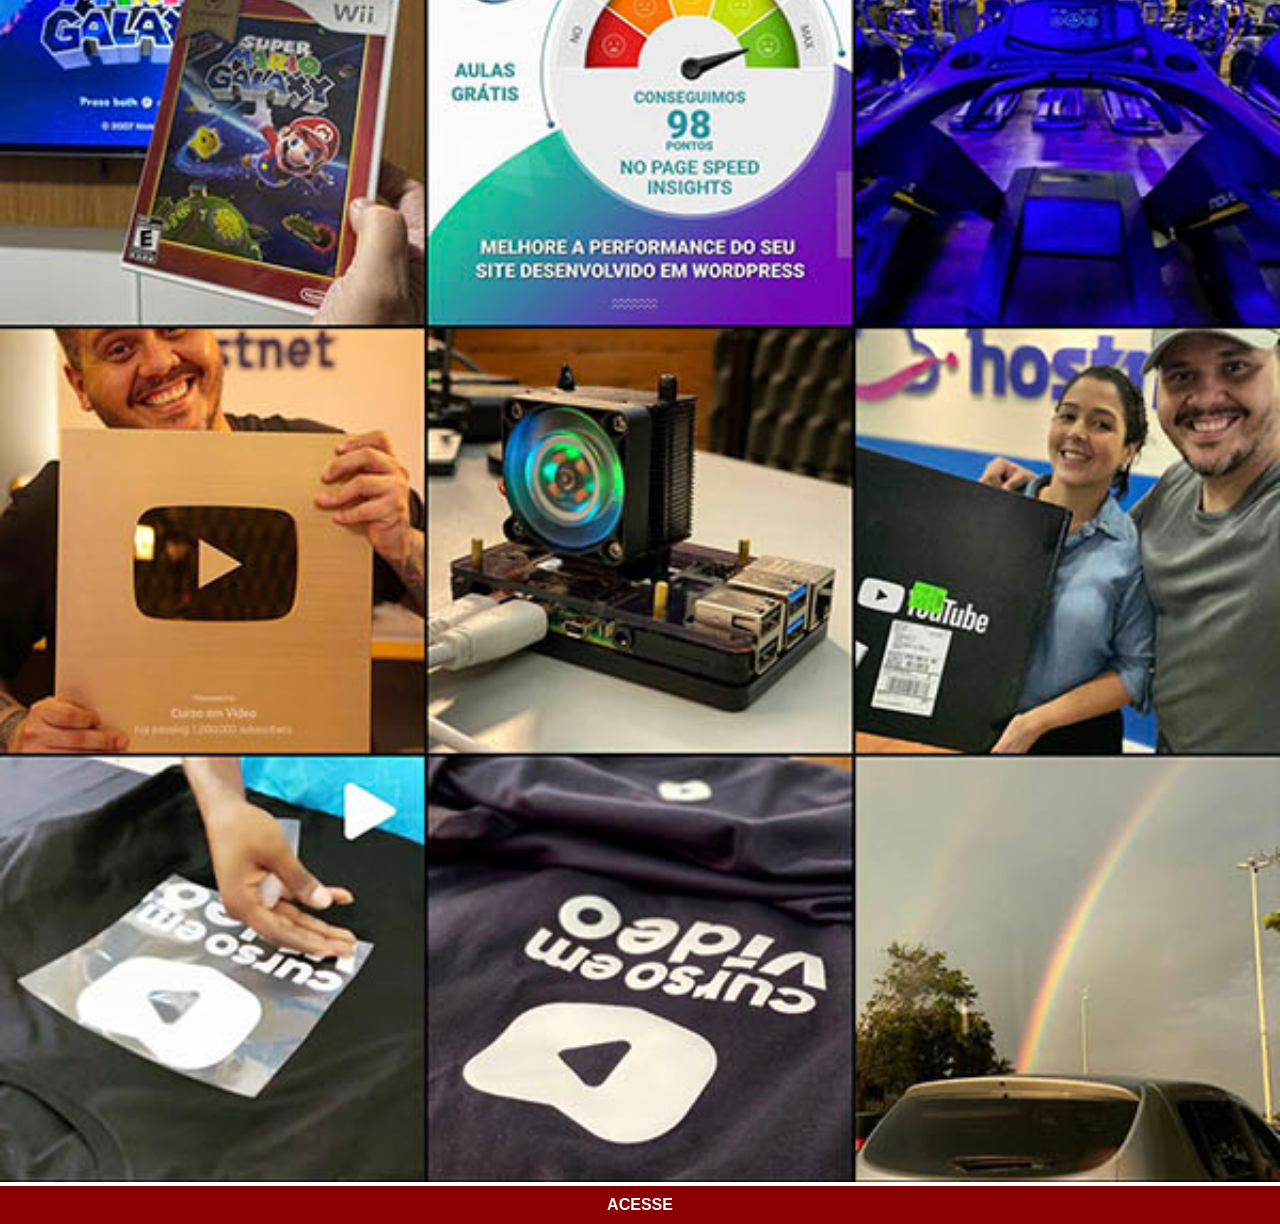
<file: instagram.html>
<!DOCTYPE html>
<html lang="pt-br">
<head>
    <meta charset="UTF-8">
    <meta name="viewport" content="width=device-width, initial-scale=1.0">
    <title>Instagram</title>
    <link rel="stylesheet" href="estilos/social.css">
</head>
<body>
    <img src="imagens/tela-instagram.jpg" alt="">
    <a href="https://www.instagram.com/gustavoguanabara" target="_blank">ACESSE</a>
</body>
</html>
</file>
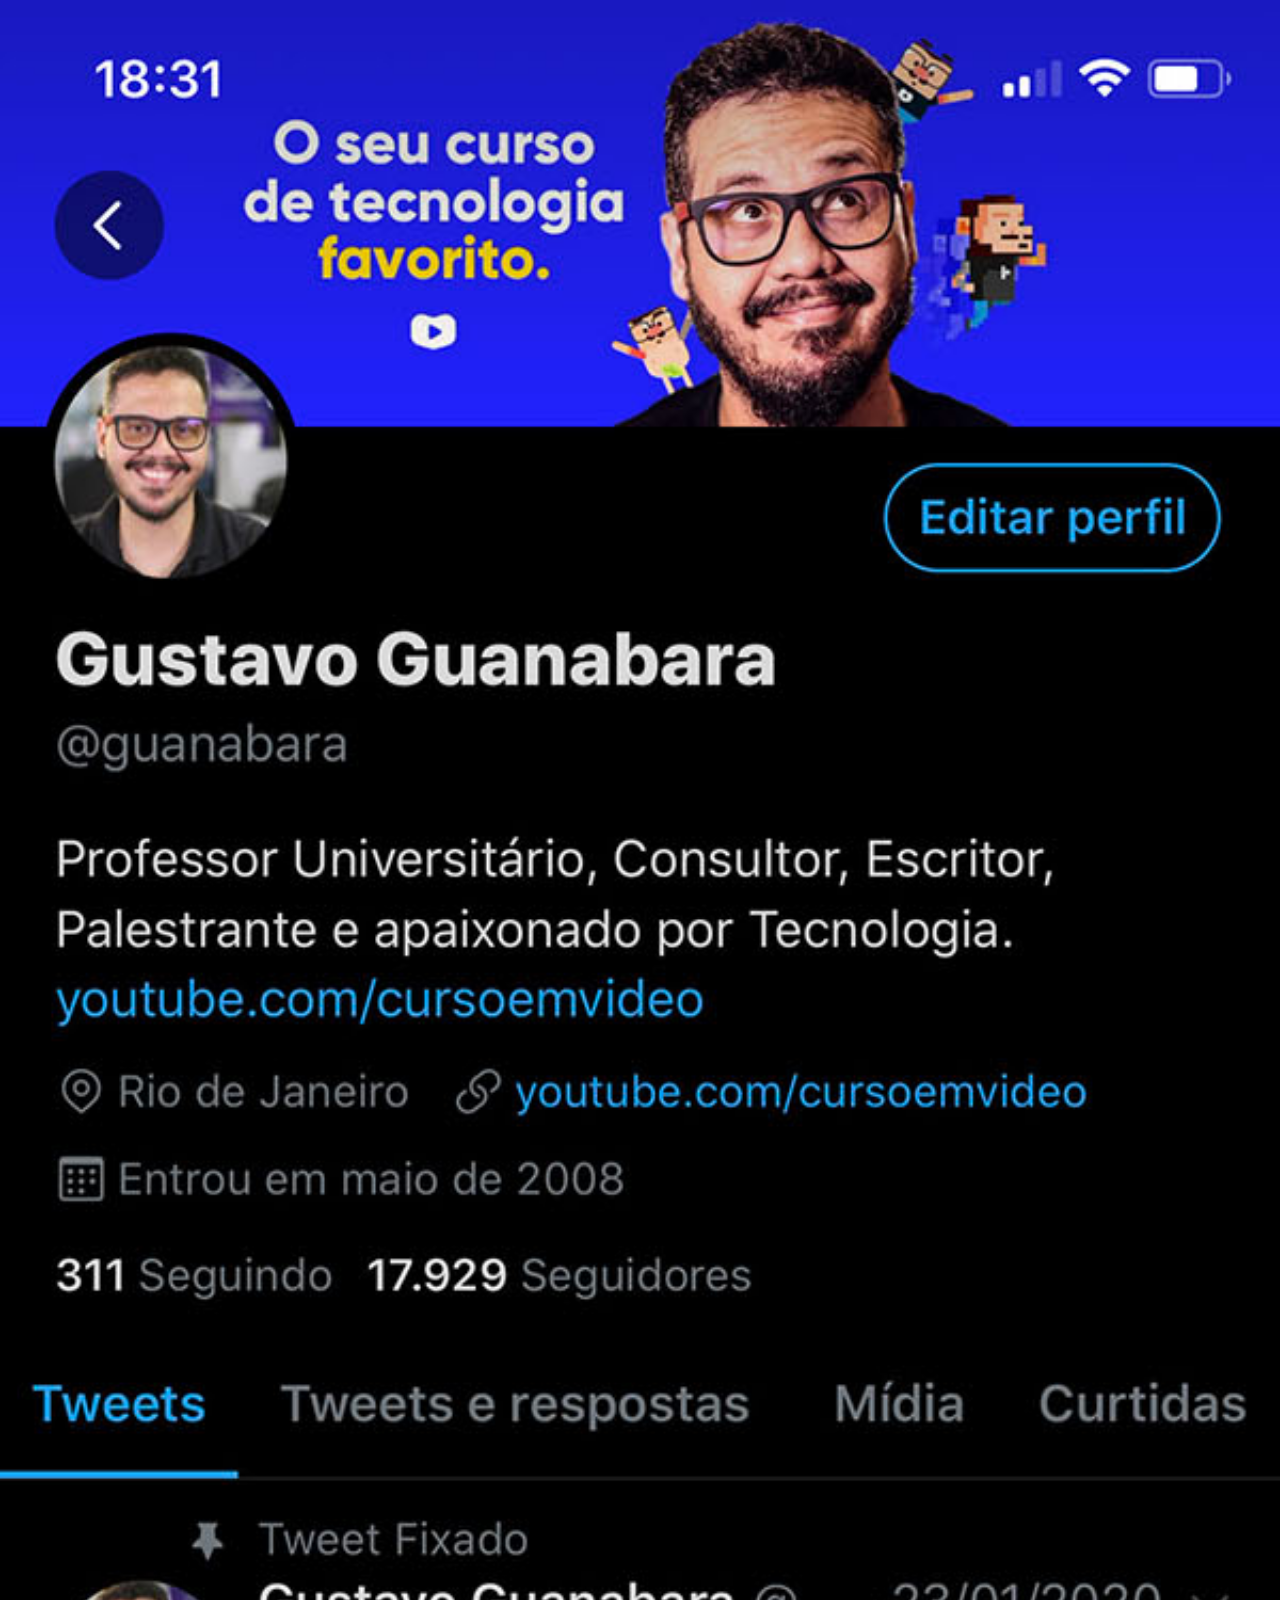
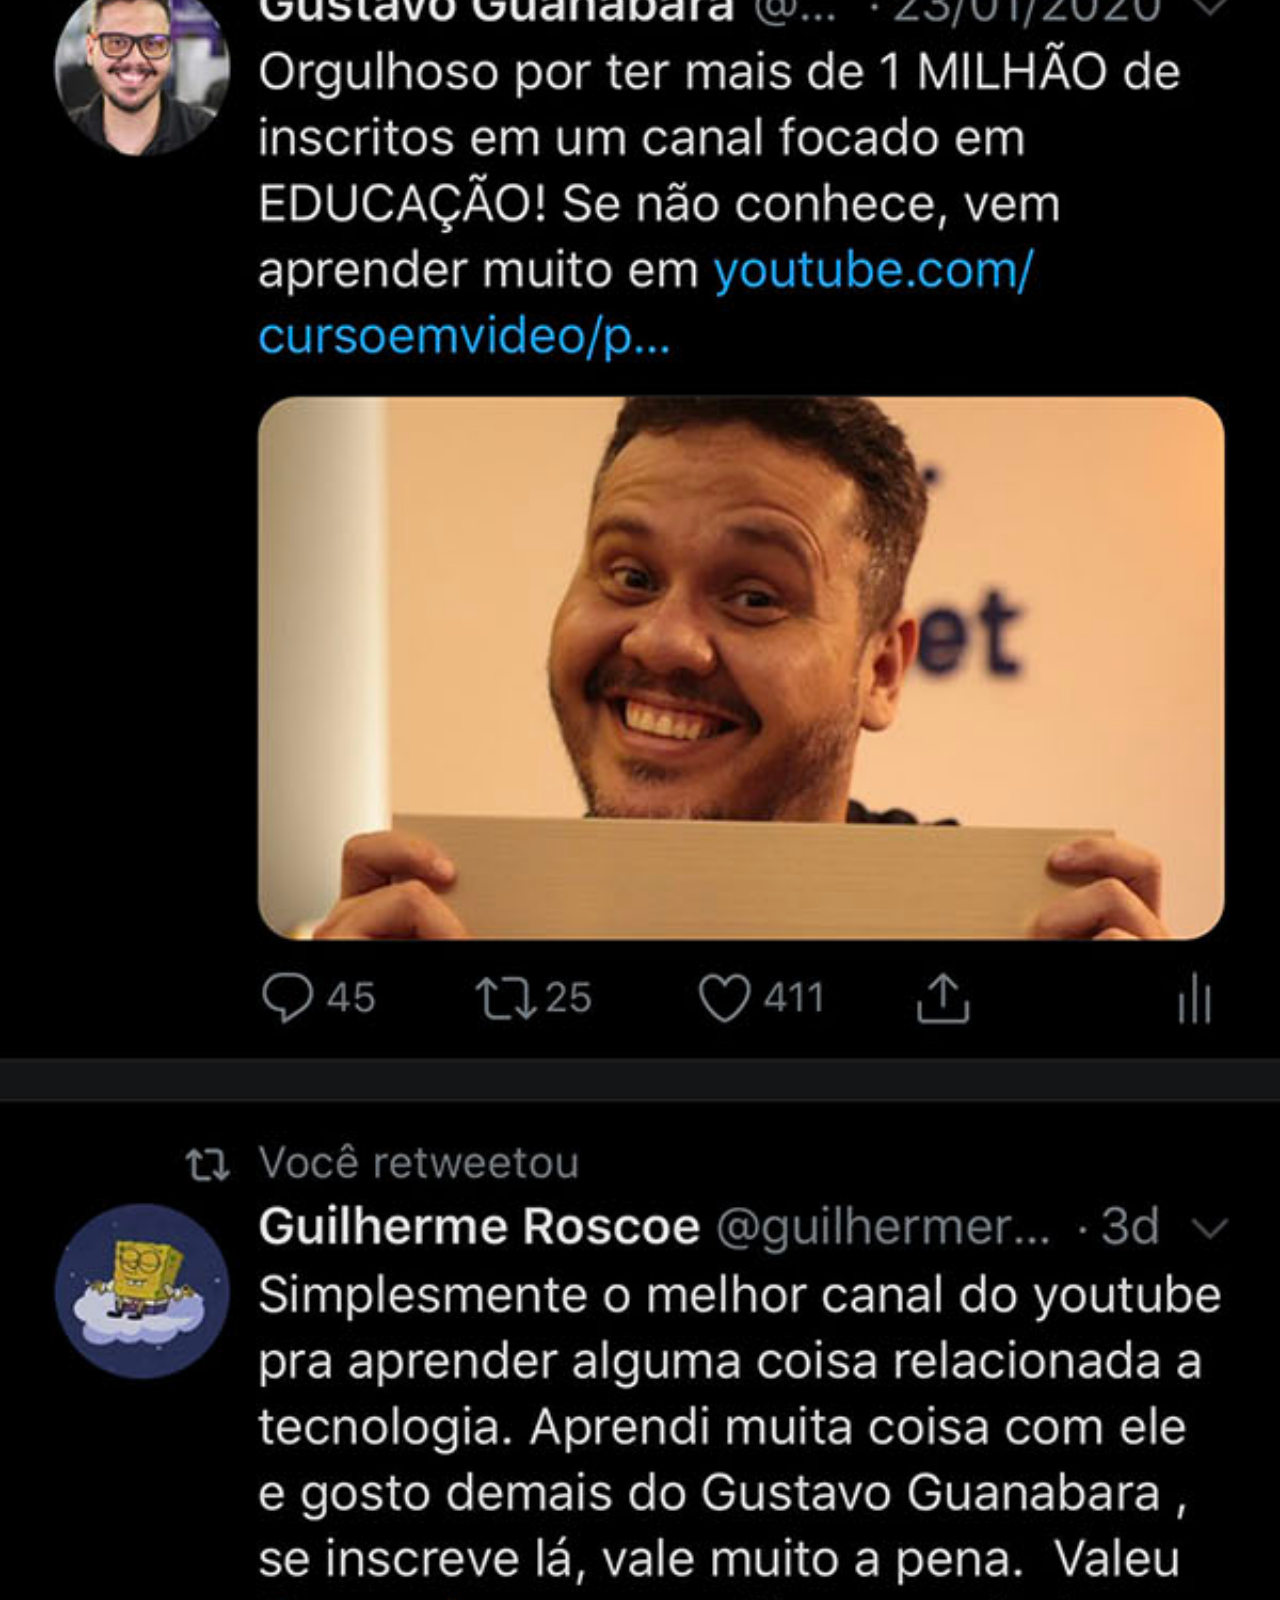
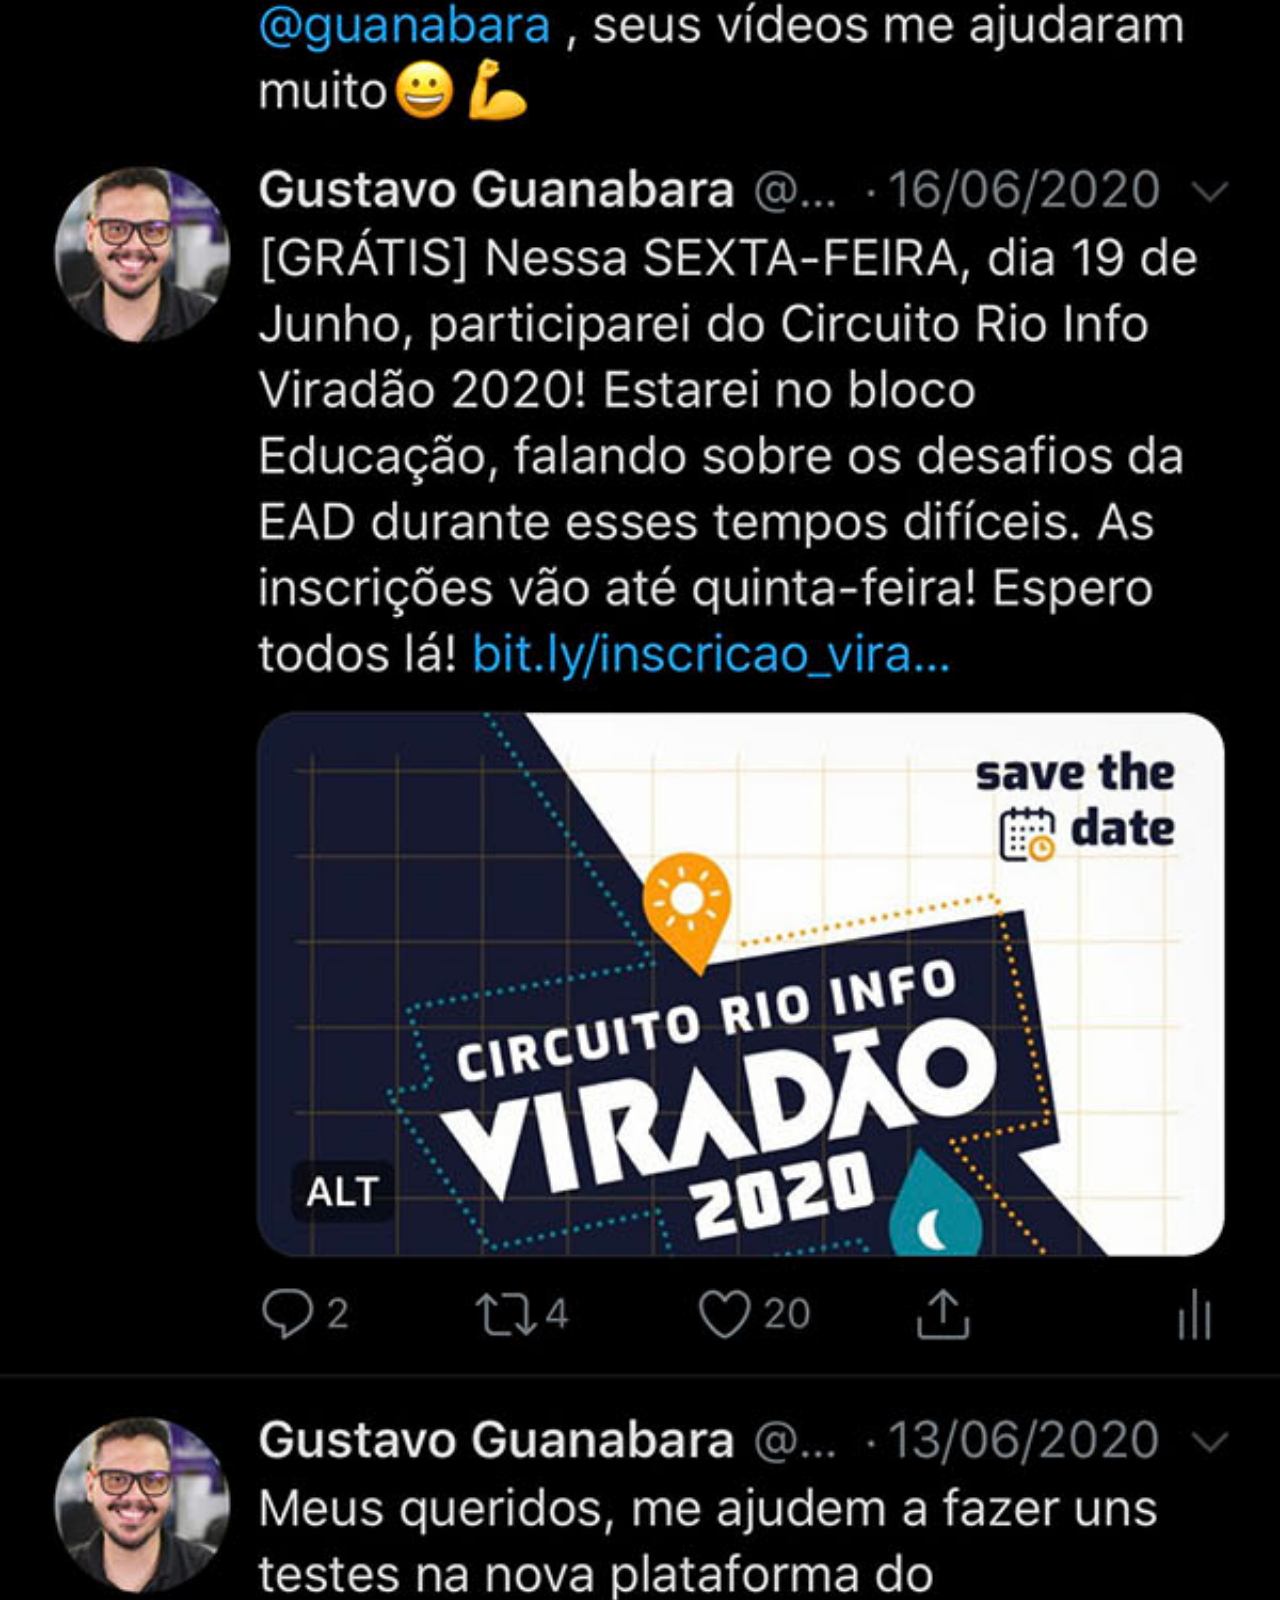
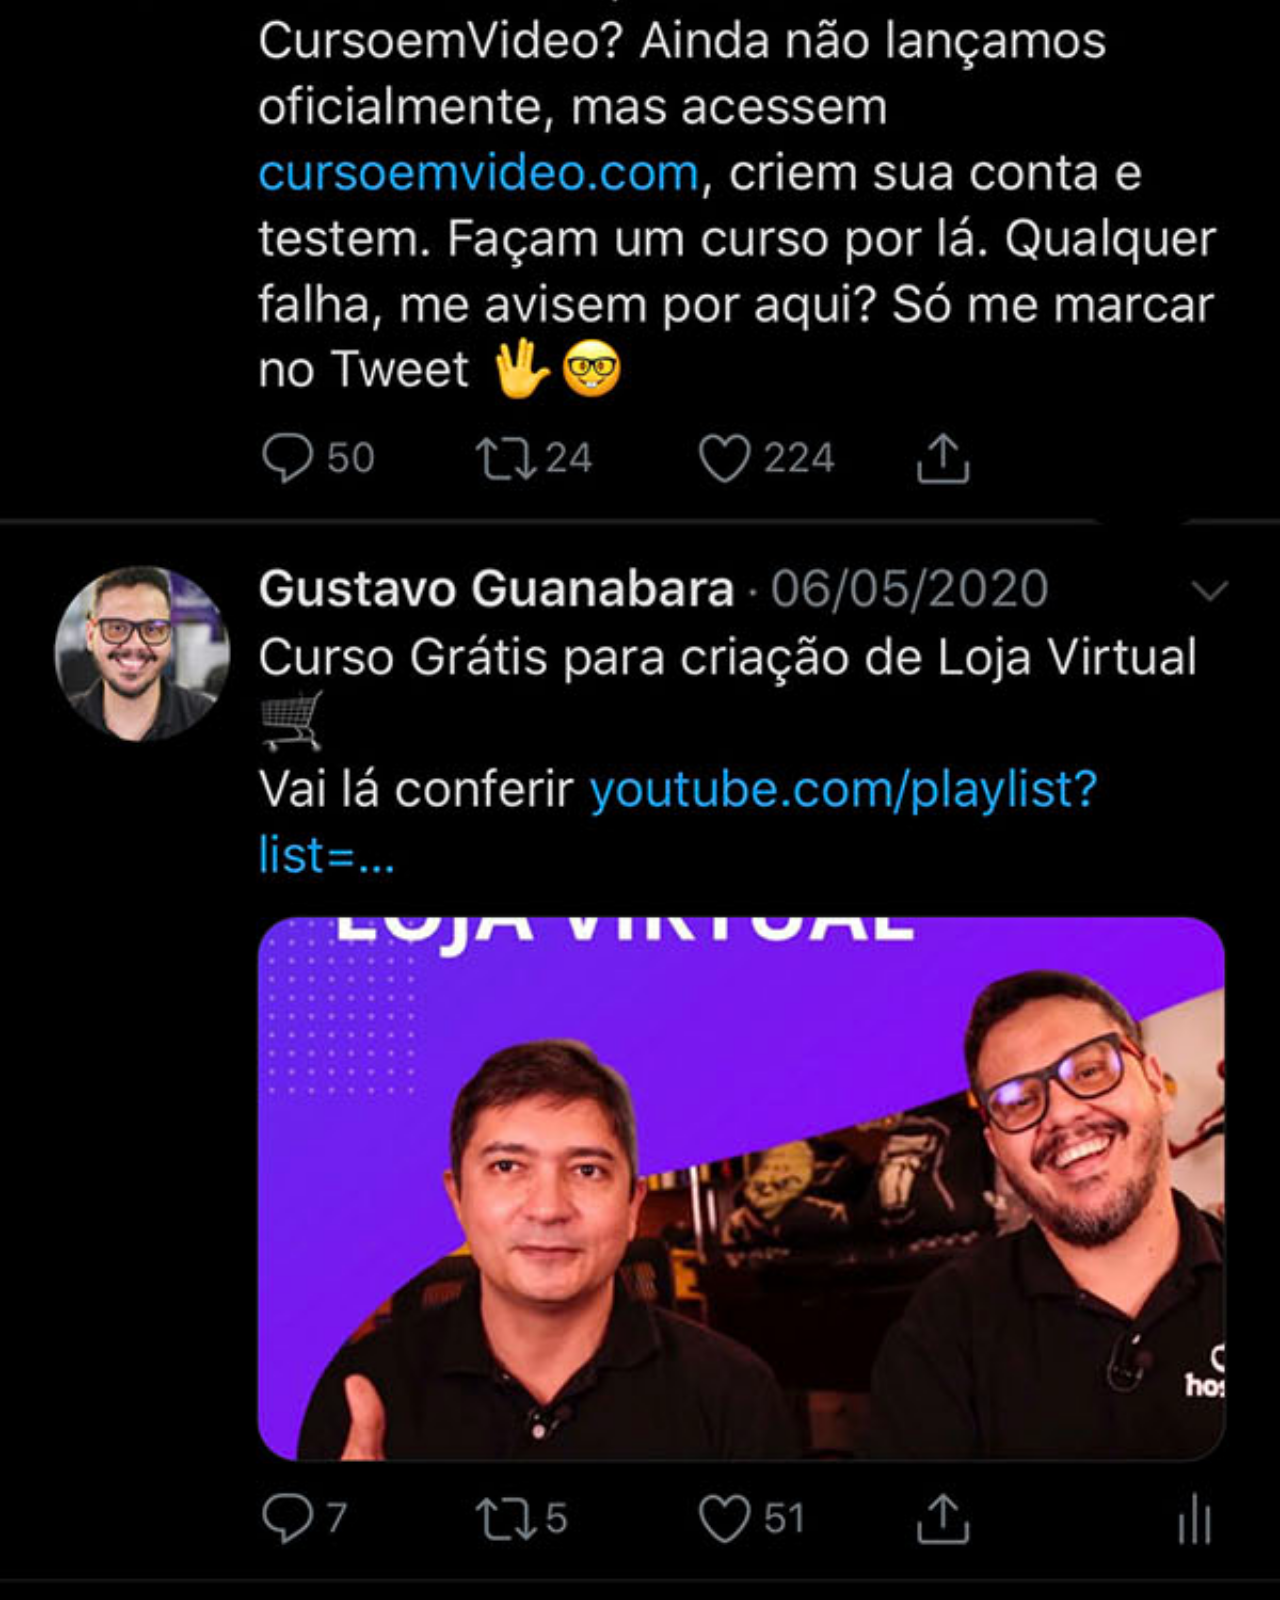
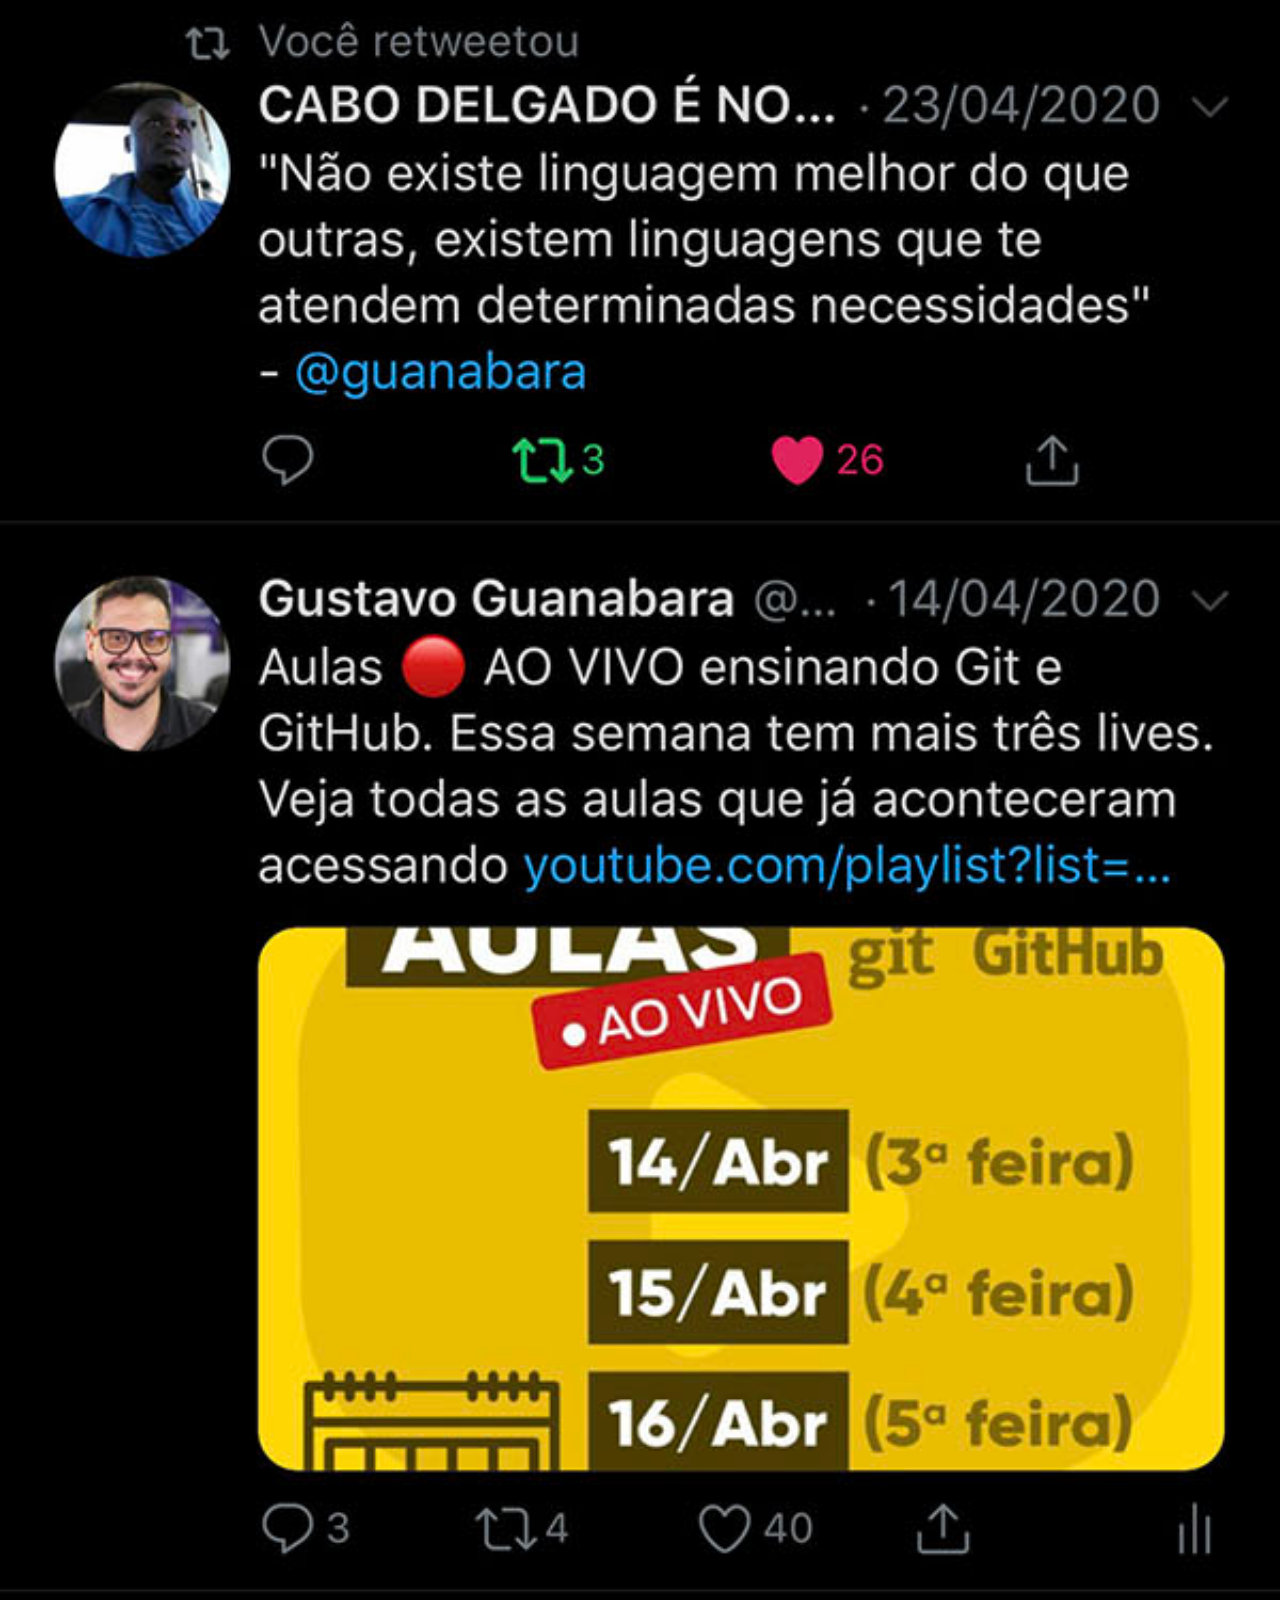
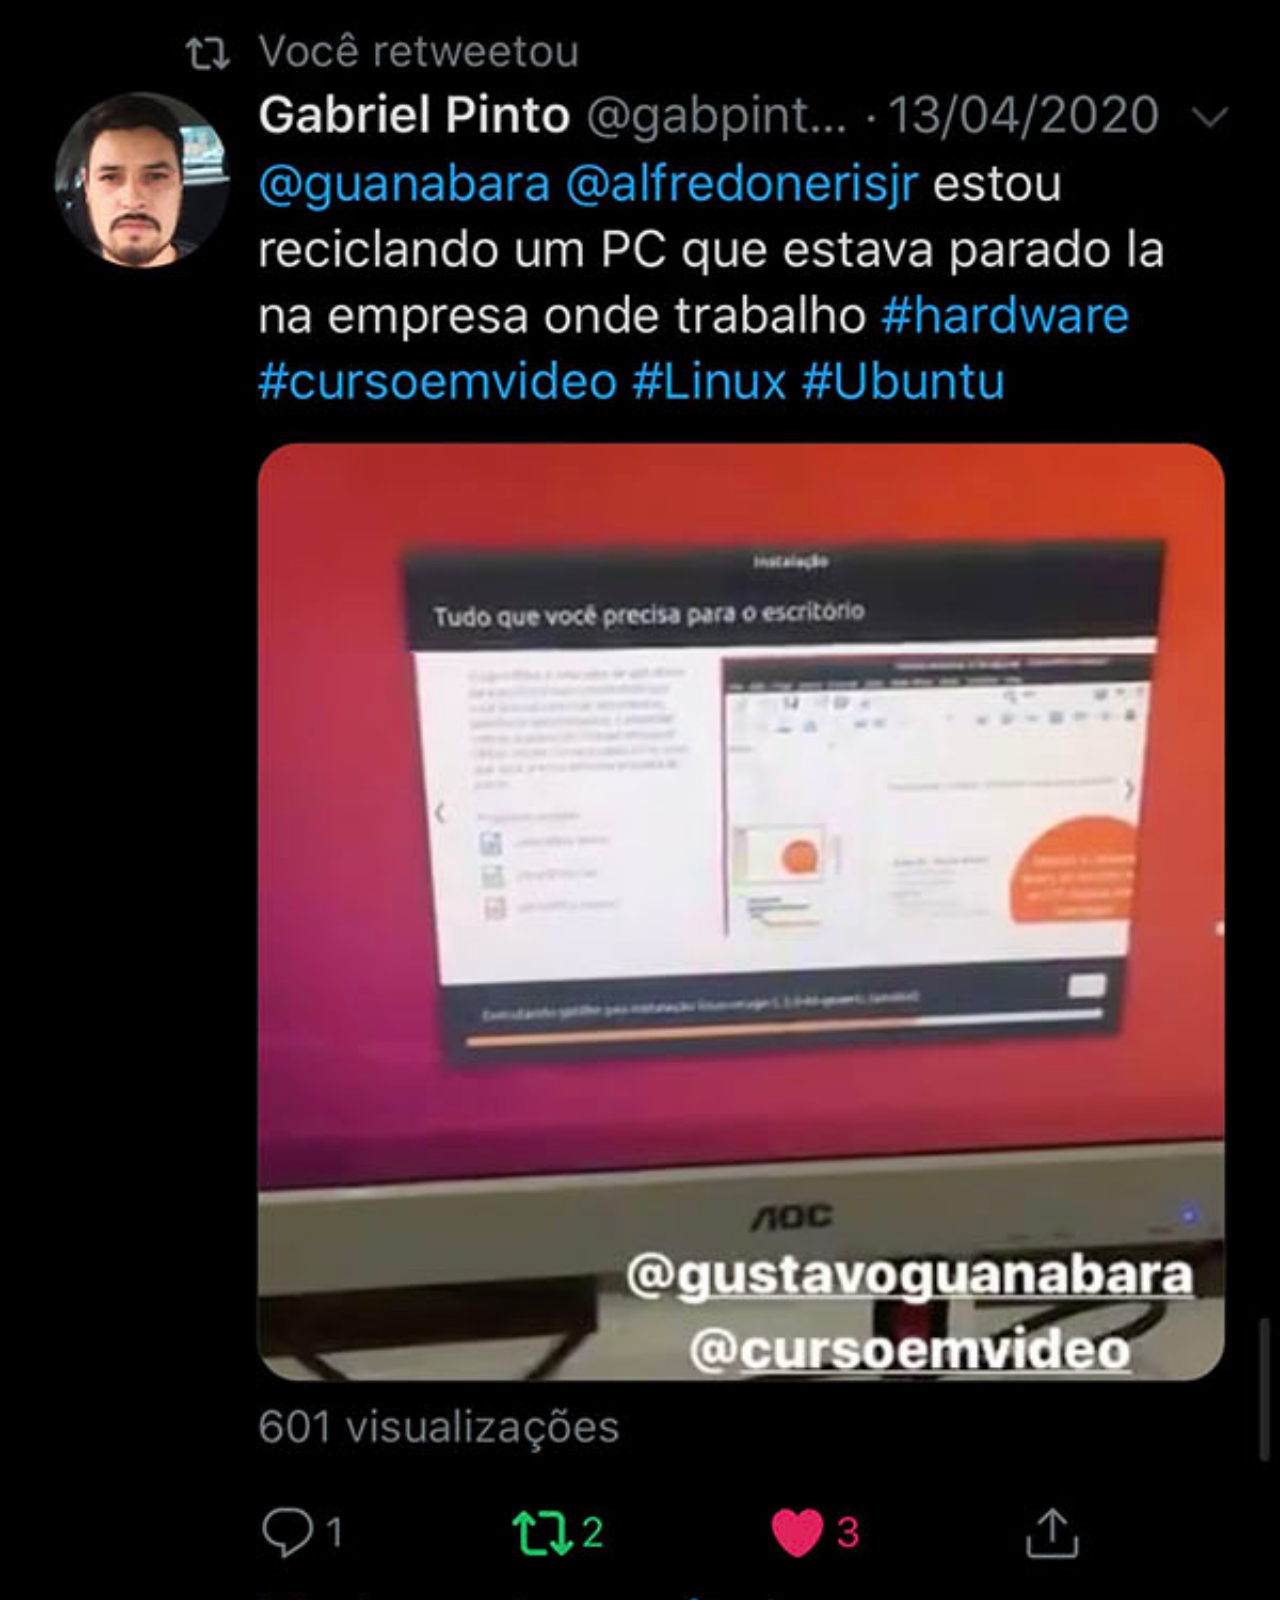
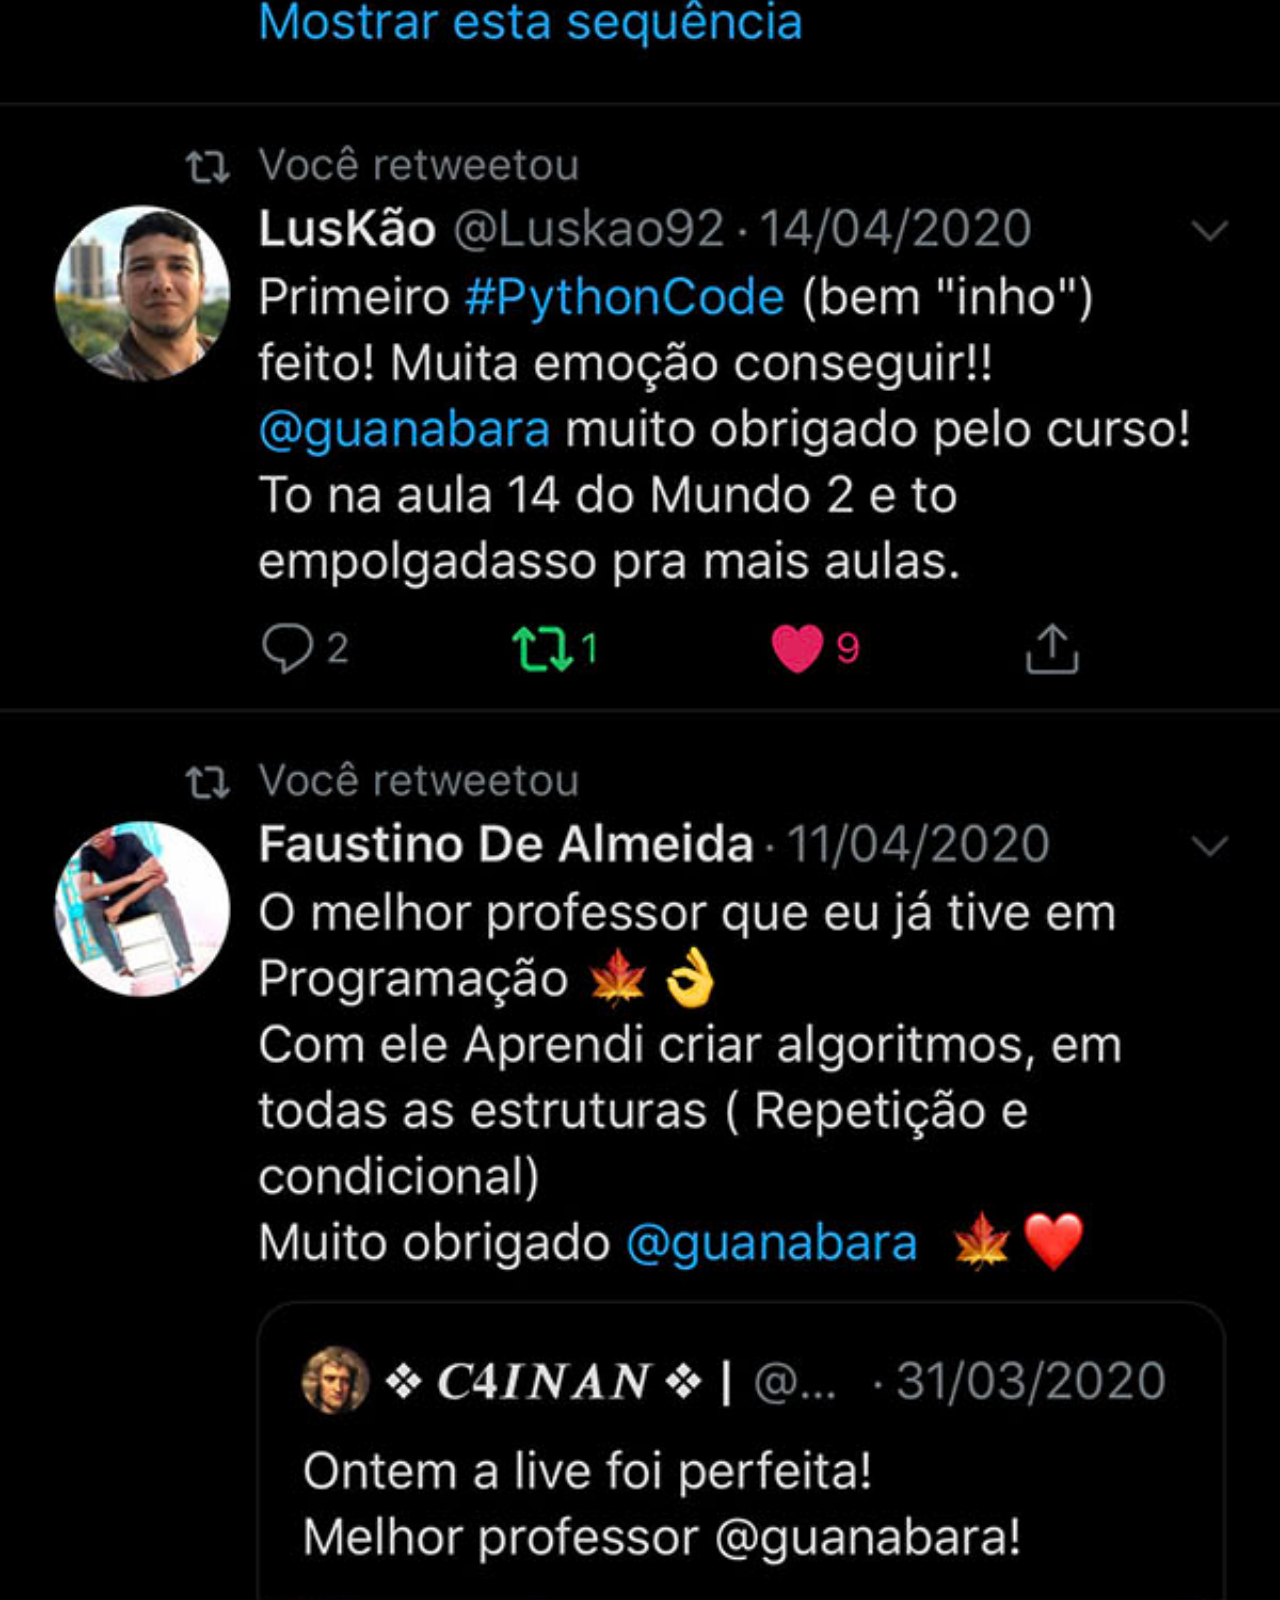
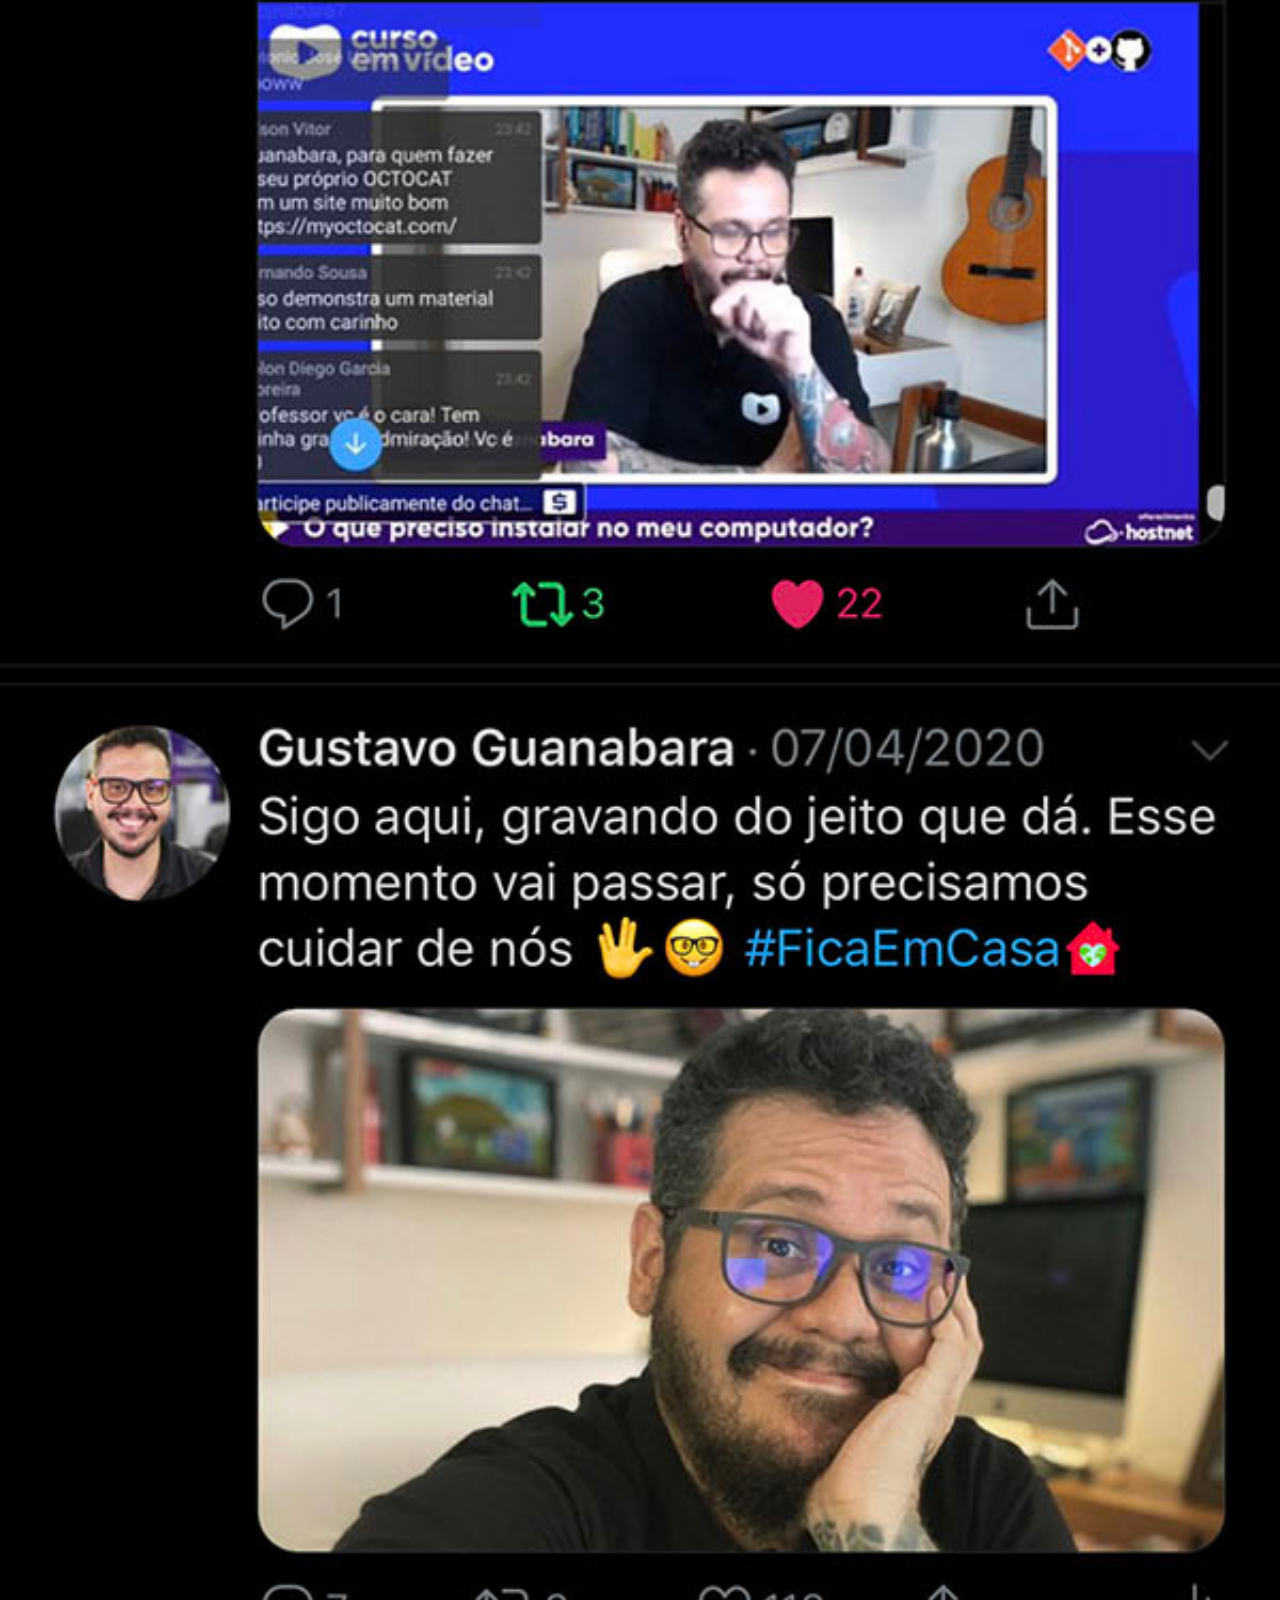
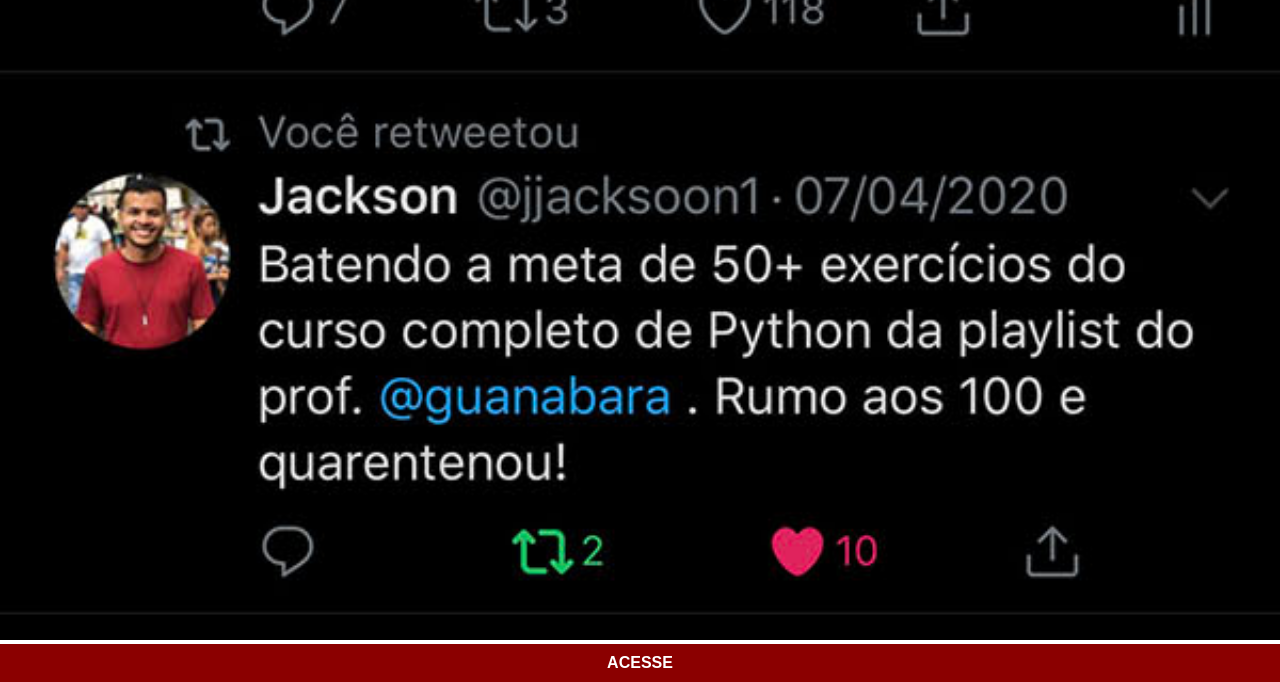
<file: twitter.html>
<!DOCTYPE html>
<html lang="pt-br">
<head>
    <meta charset="UTF-8">
    <meta name="viewport" content="width=device-width, initial-scale=1.0">
    <link rel="stylesheet" href="estilos/social.css">
    <title>Twitter</title>
</head>
<body>
    <img src="imagens/tela-twitter.jpg" alt="twitter">
    <a href="https://x.com/guanabara">ACESSE</a>
</body>
</html>
</file>
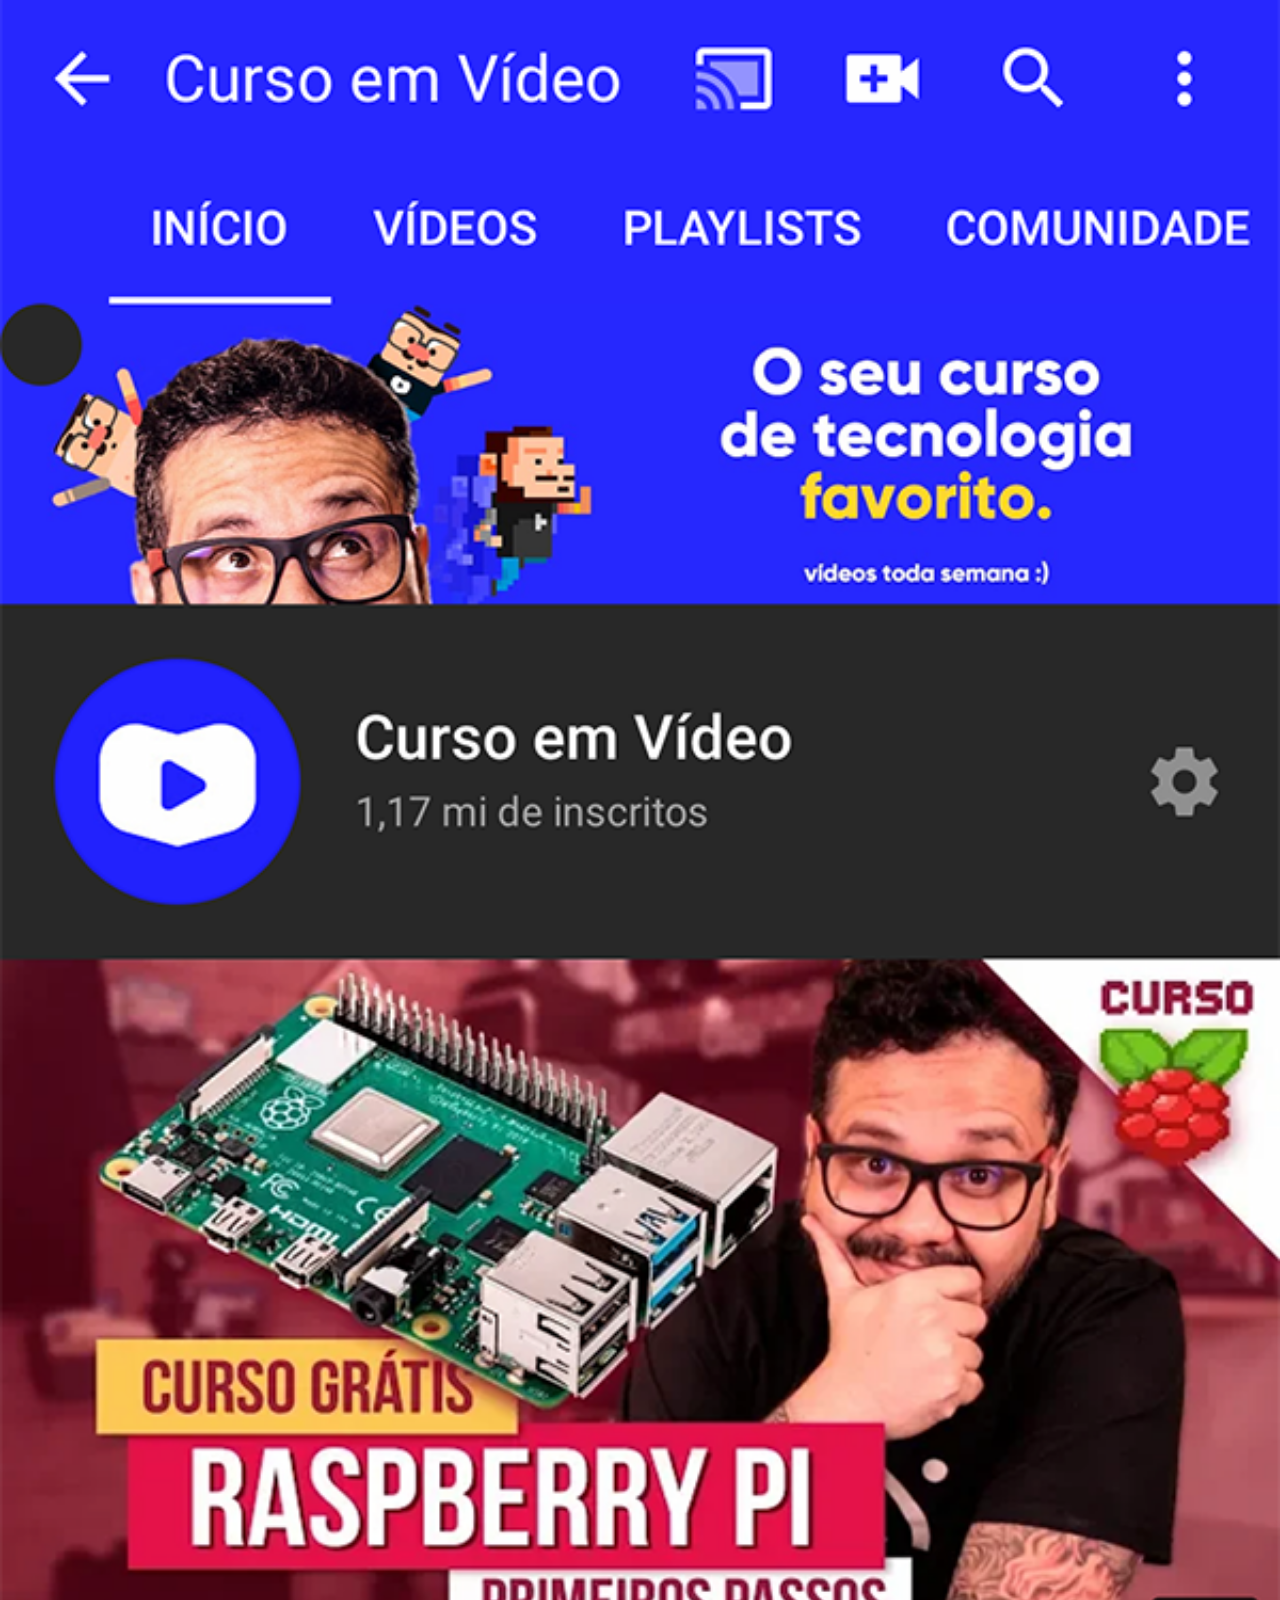
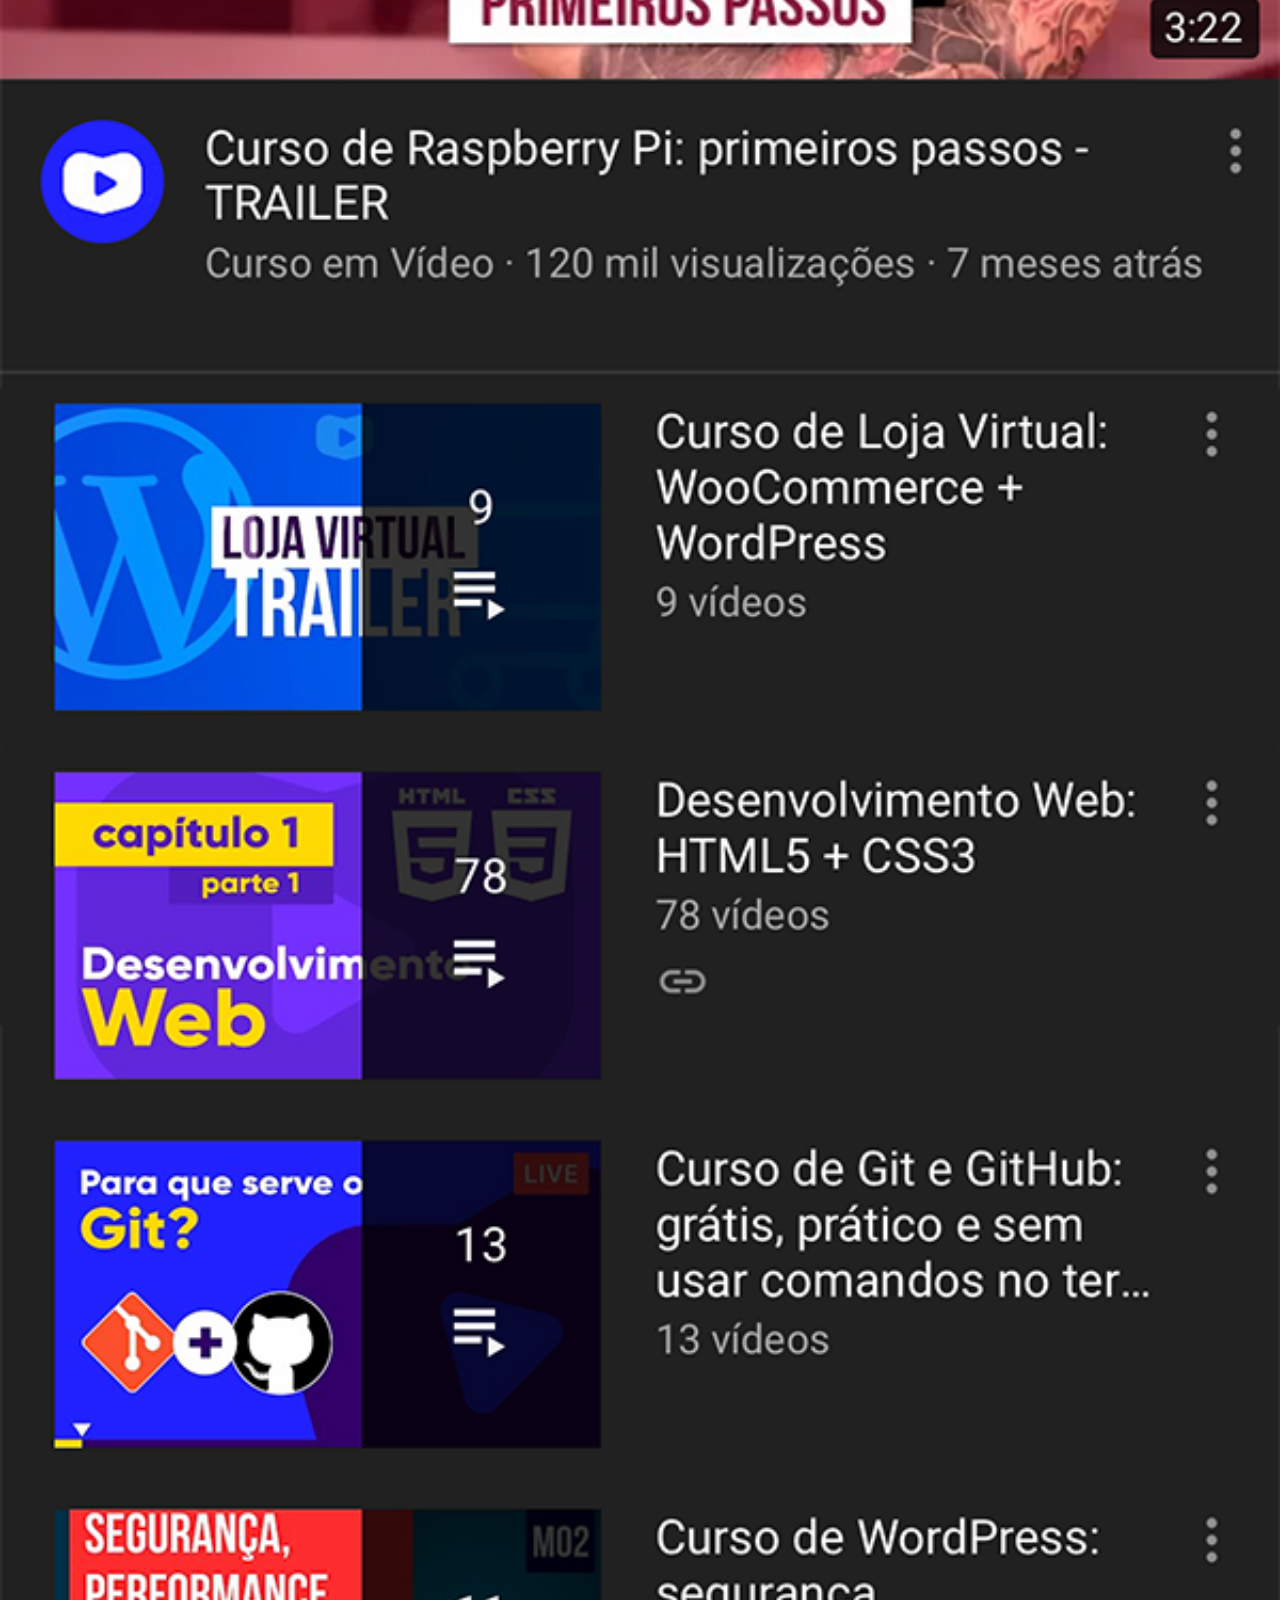
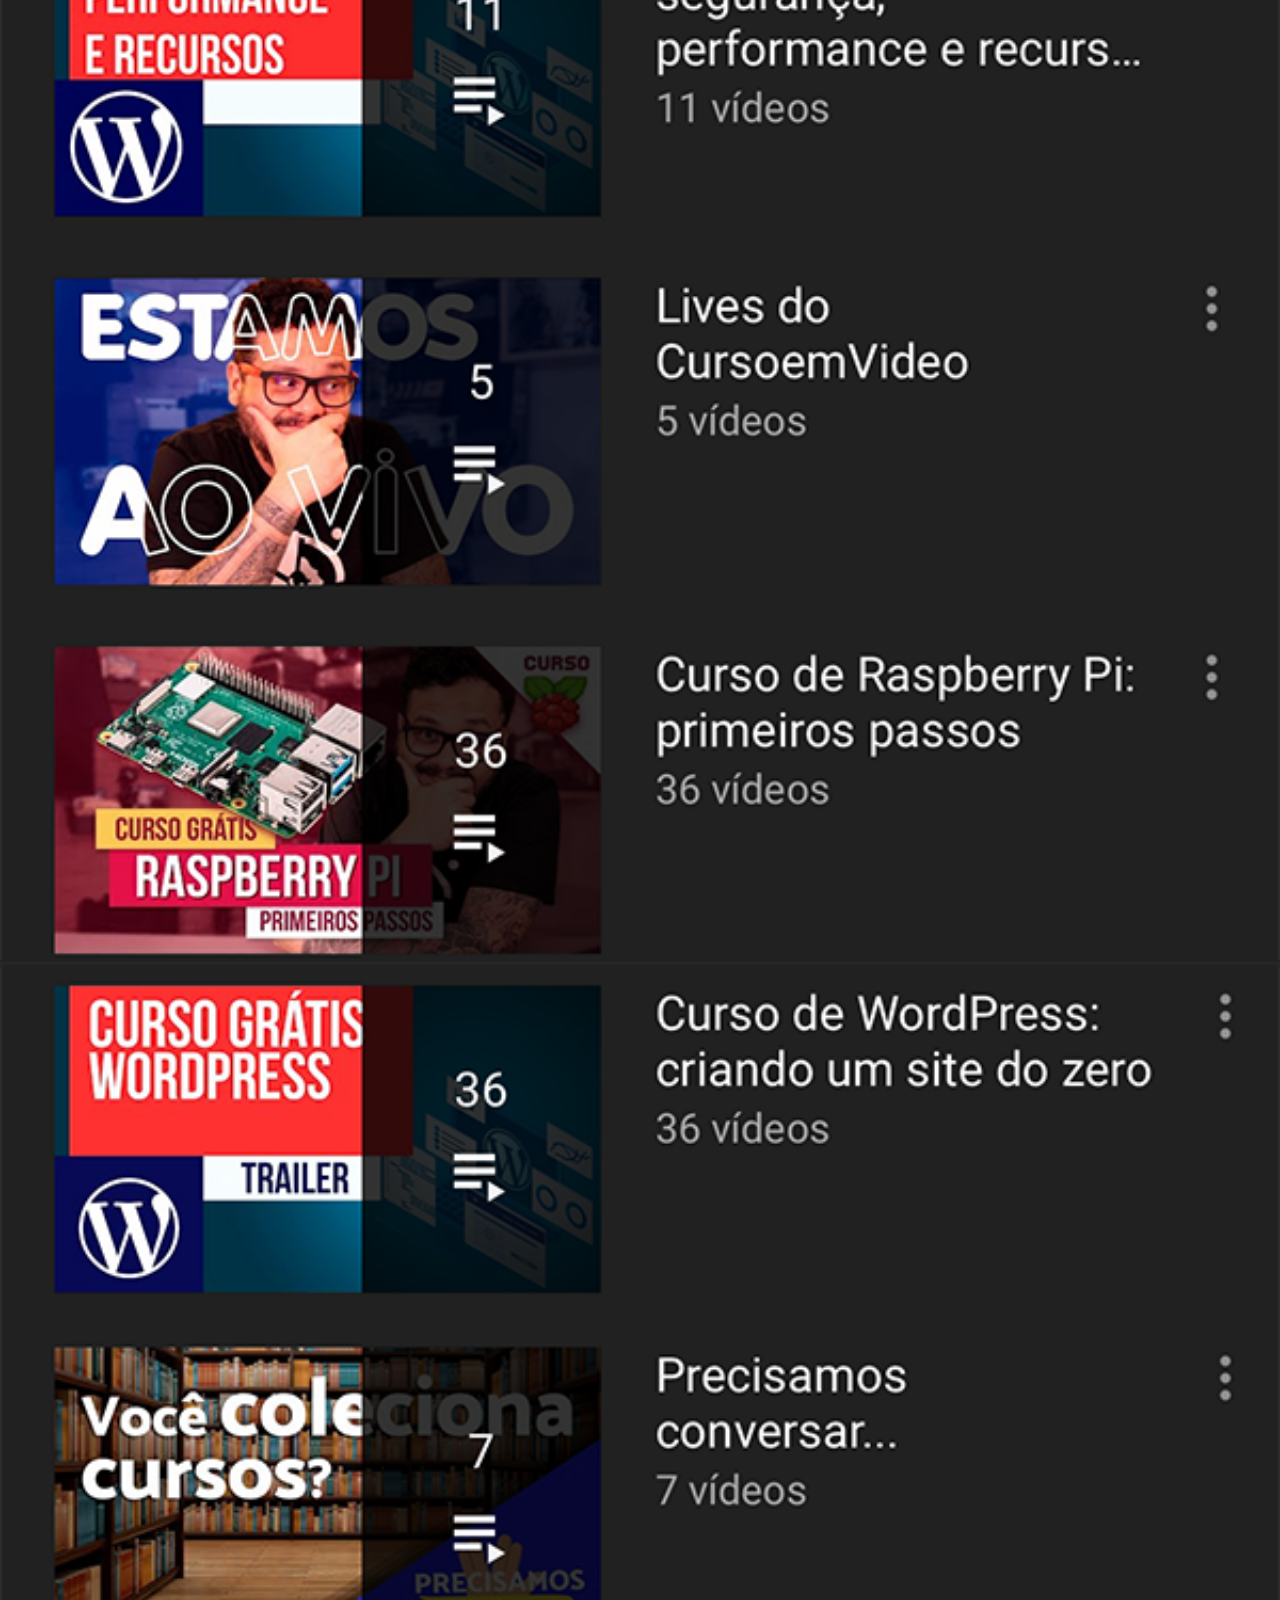
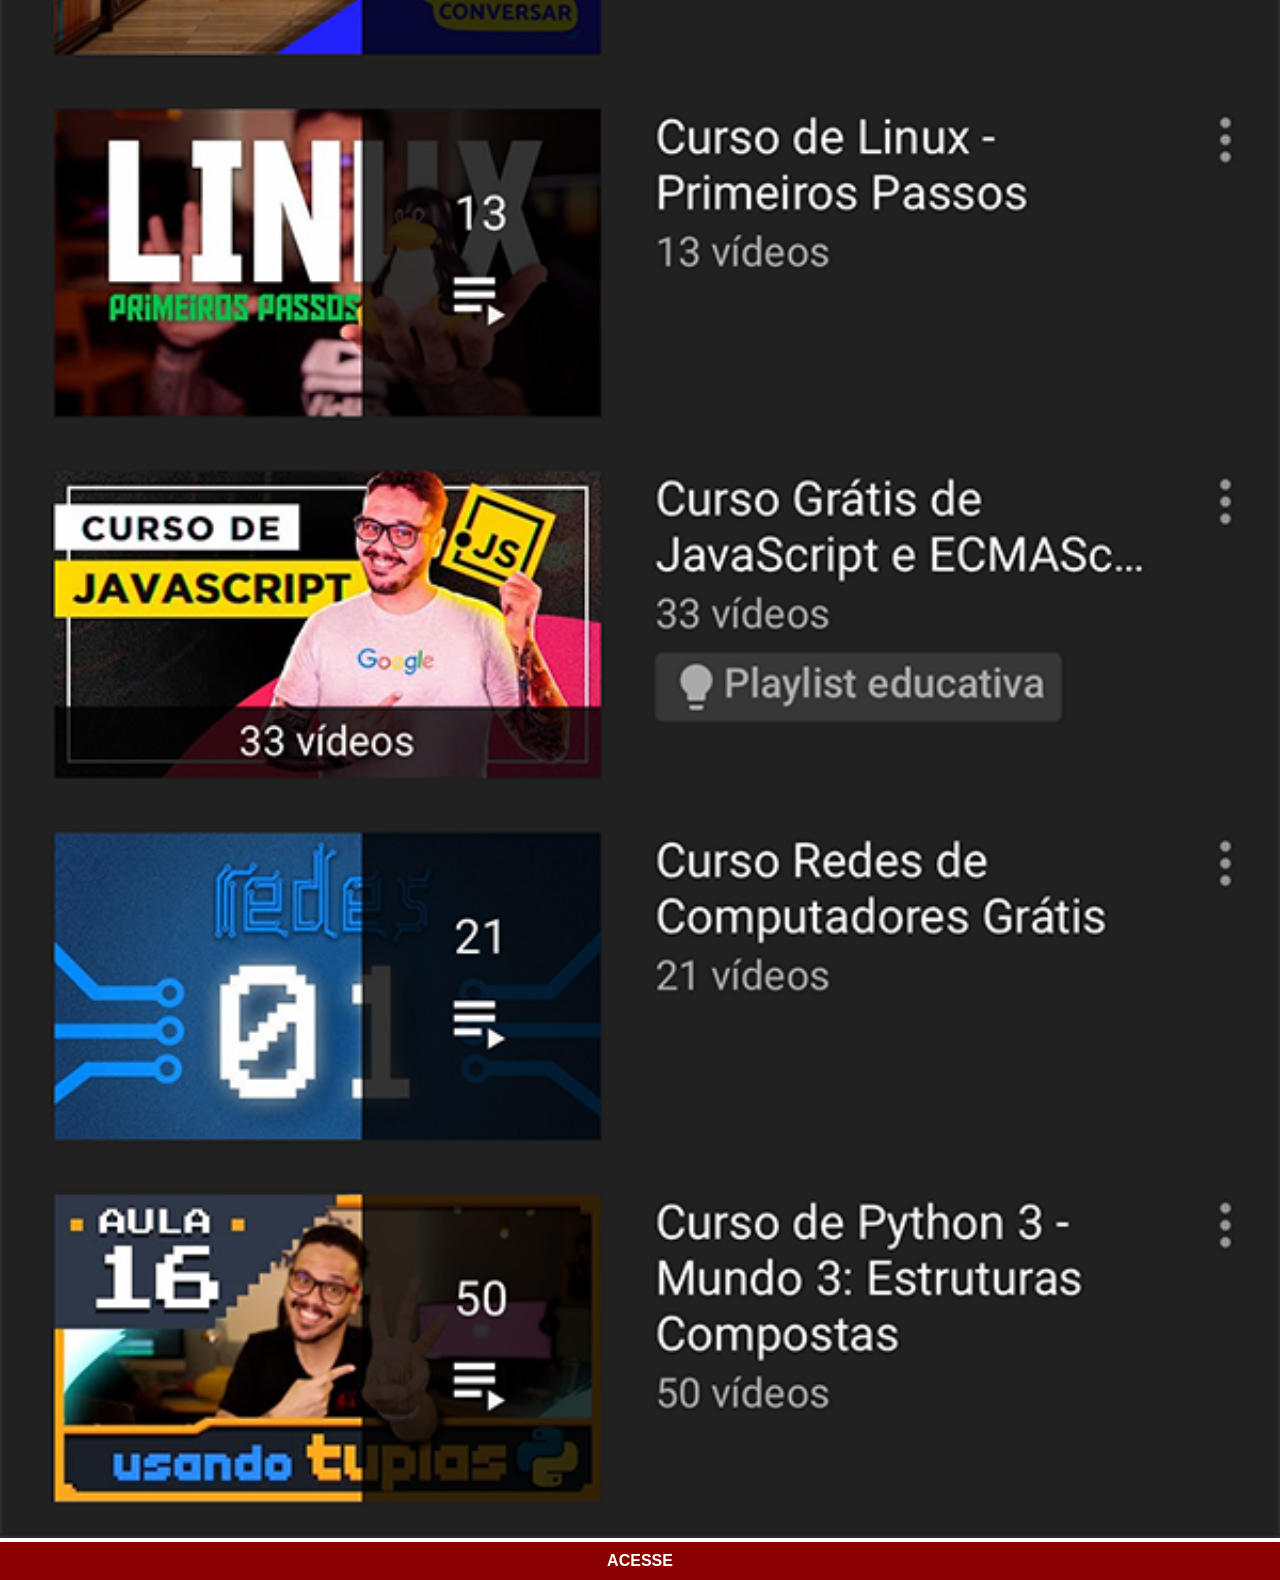
<file: youtube.html>
<!DOCTYPE html>
<html lang="pt-br">
<head>
    <meta charset="UTF-8">
    <meta name="viewport" content="width=device-width, initial-scale=1.0">
    <link rel="stylesheet" href="estilos/social.css">
    <title>YouTube</title>
</head>
<body>
    <img src="imagens/tela-youtube.png" alt="">
    <a href="https://www.youtube.com/@cursoemvideo/courses" target="_blank">ACESSE</a>
</body>
</html>
</file>
<file: estilos/style.css>
@charset "UTF-8";

*{
    margin: 0px;
    padding: 0px;
    font-family: Arial, Helvetica, sans-serif;
}
html,body{
    height: 100vh;
    width: 100vw;
    background-color: black;
}
body{
    background-image: url(../imagens/fundo-madeira.jpg);
    background-repeat:no-repeat;
    background-position: top center;
    background-size: cover;
    background-attachment: fixed;
}
main{
    height: 100vh;
    position: relative;
}
section#telefone{
    position: absolute;
    top: 50%;
    left: 50%;
    transform: translate(-50%, -50%);

    height: 627px;
    width: 311px;

    background-image: url(../imagens/frame-iphone.png);
    background-repeat: no-repeat;
}
iframe#tela{
    position: relative;
    top:80px;
    left:22px;
    width: 267px;
    height: 472px;;
}
section#redes-sociais img{
    width: 50px;
    margin: 10px;
    border-radius: 50%;
    box-shadow: 2px 2px 5px rgba(0, 0, 0, 0.411);
}
section#redes-sociais{
    text-align: right;
}
section#redes-sociais img:hover{
    border:2px solid rgba(255, 255, 255, 0.61);
    transform:translate(-3px, -3px);
    transition: transform .3s border 1s;
    box-shadow: 5px 5px 10px black;
}
</file>
<file: estilos/social.css>
@charset "UTF-8";
    *{
            margin: 0px;
            padding: 0px;
            font-family: Arial, Helvetica, sans-serif;
        }
        ::-webkit-scrollbar{
            width: 0px;
            height: 0px;
        }
        img{
            width: 100vw;

        }
        a{
            display: block;
            background-color: darkred;
            padding: 10px;
            color: white;
            text-align: center;
            font-weight:bolder;
            text-decoration: none;
        }
        a:hover{
            background-color: red;
        }
</file>
